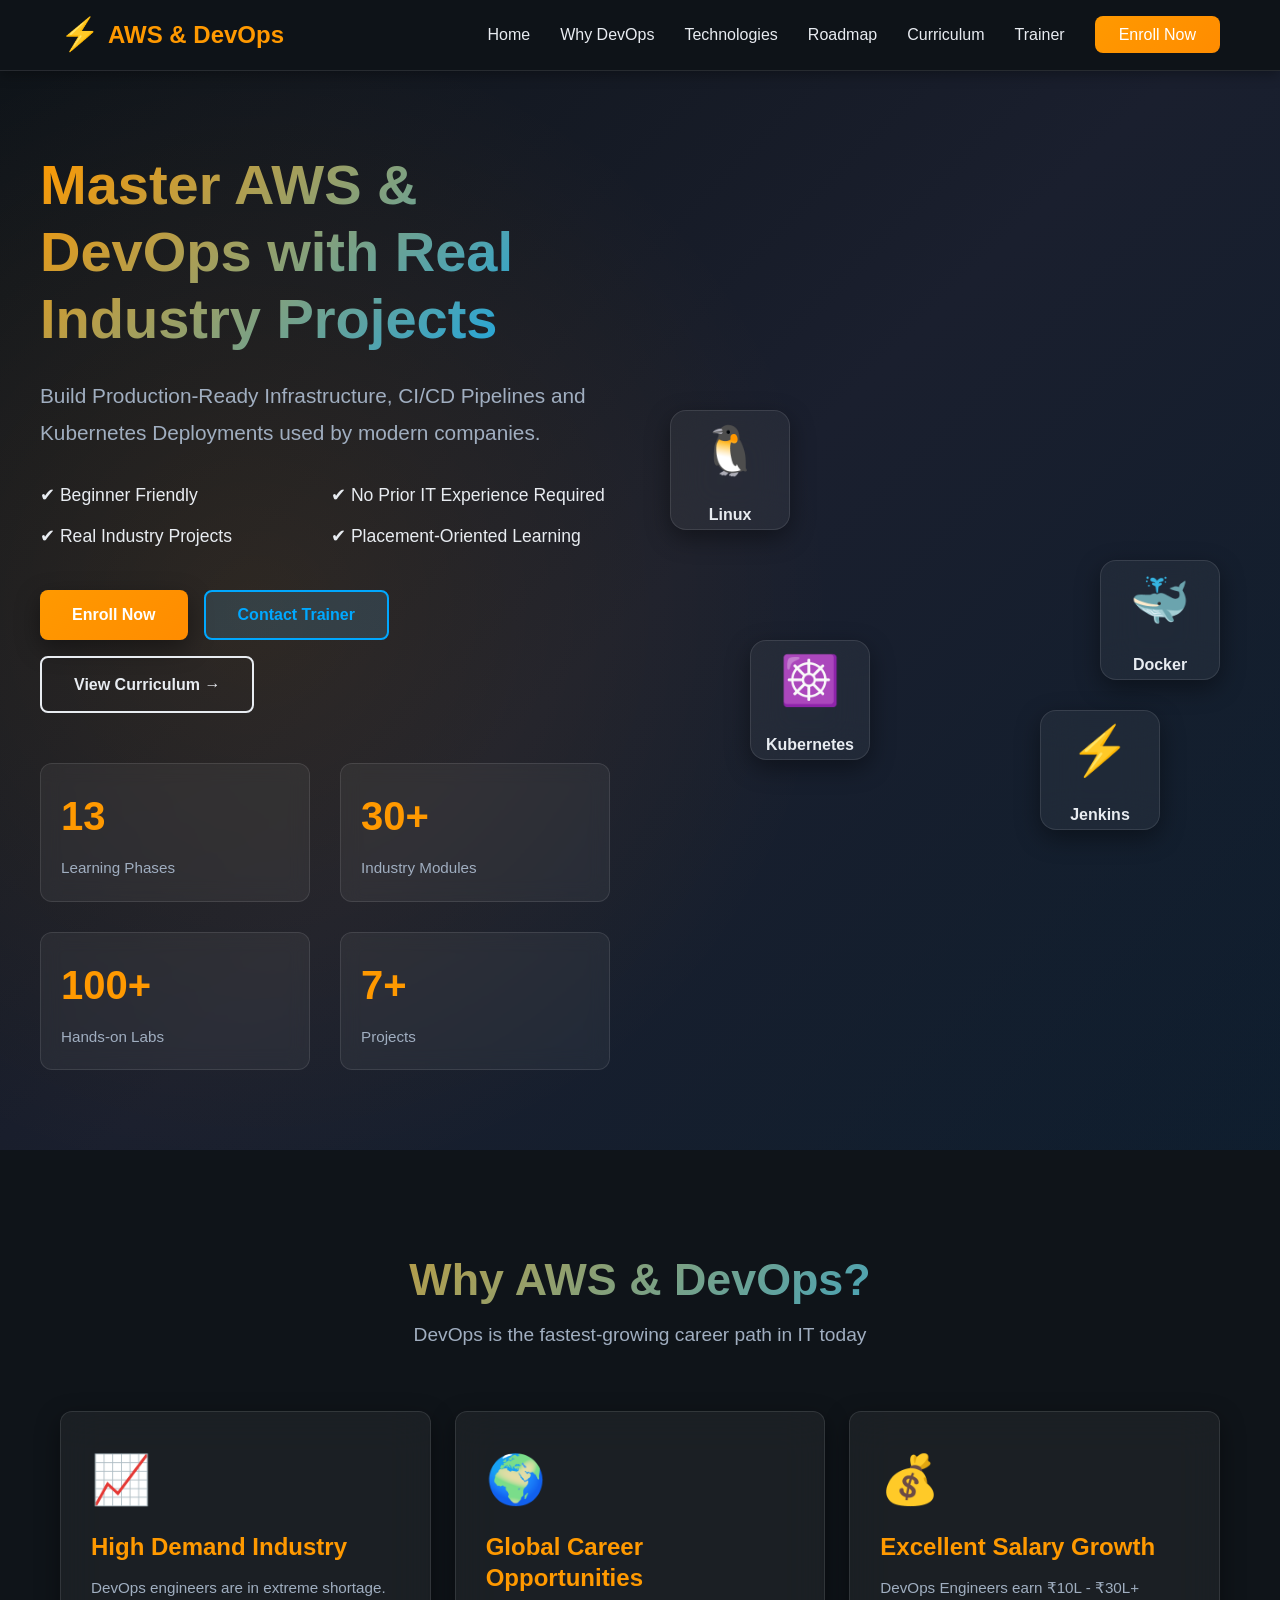
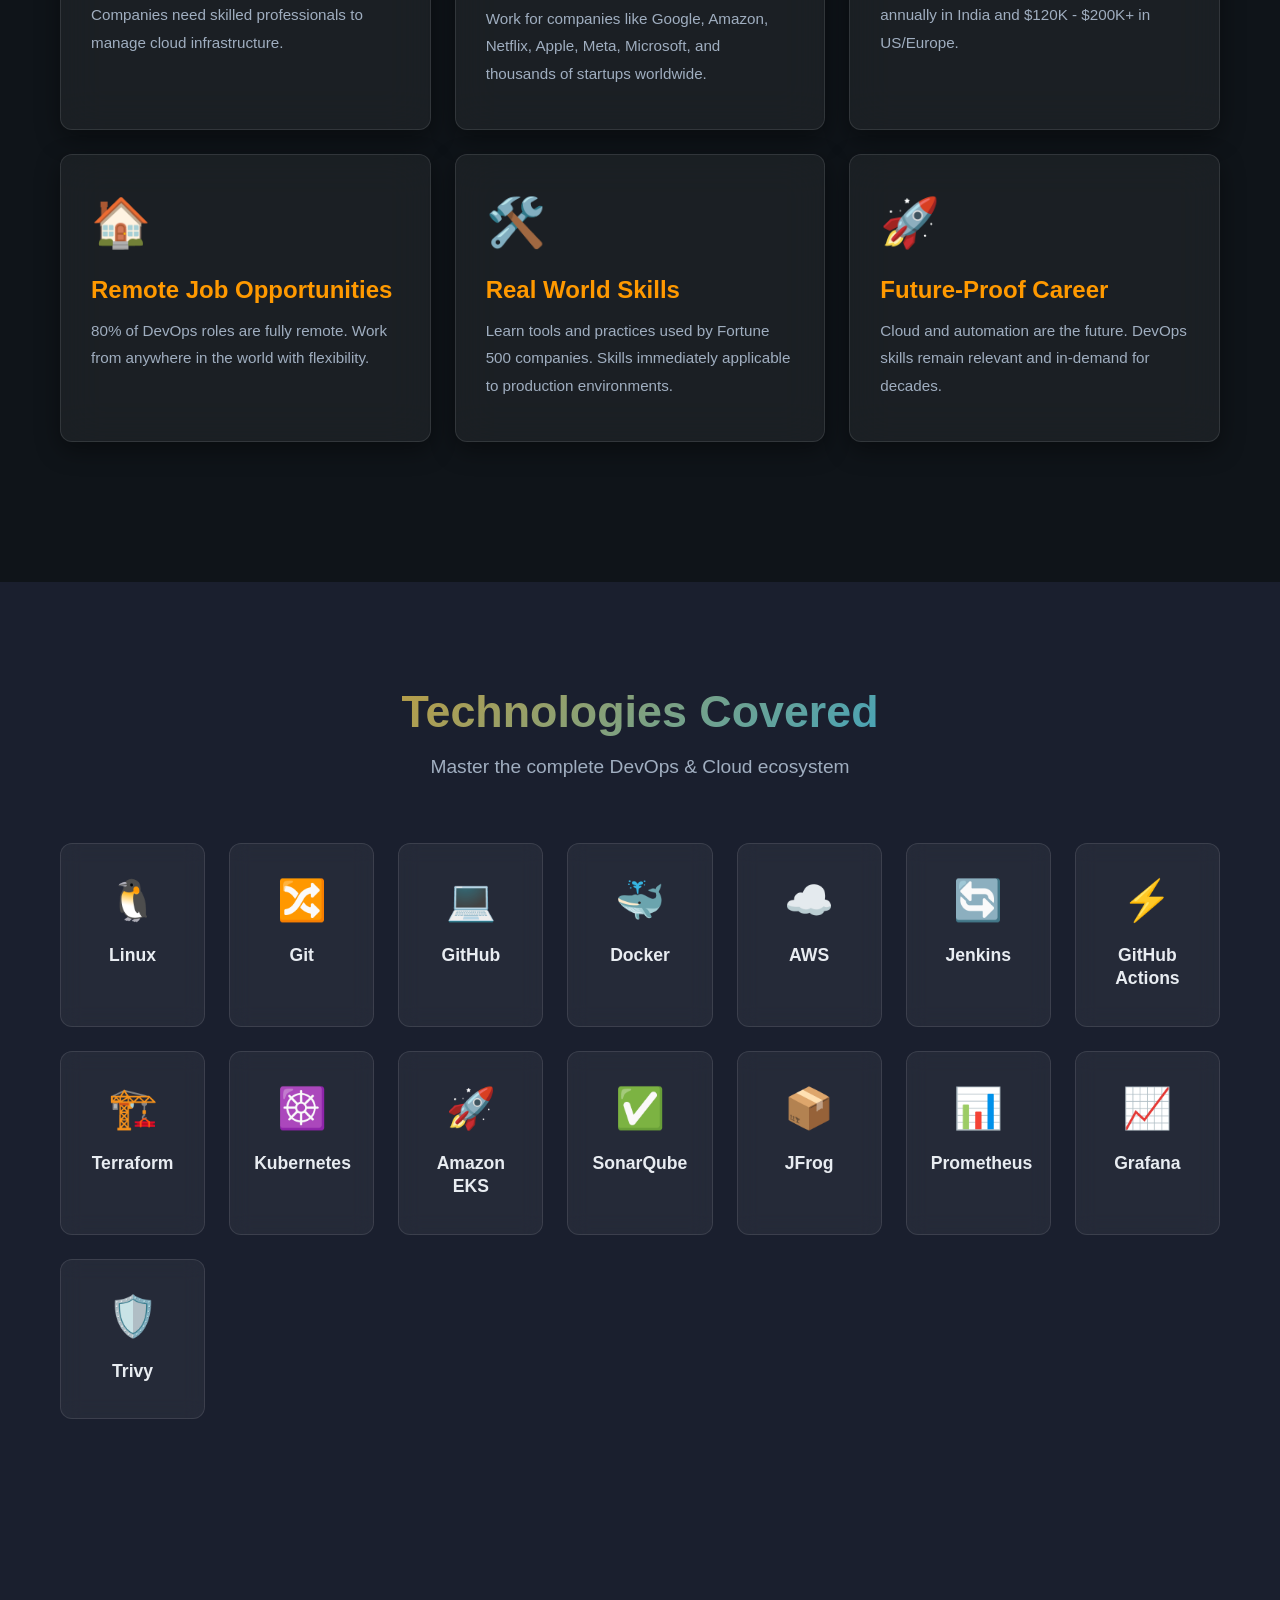
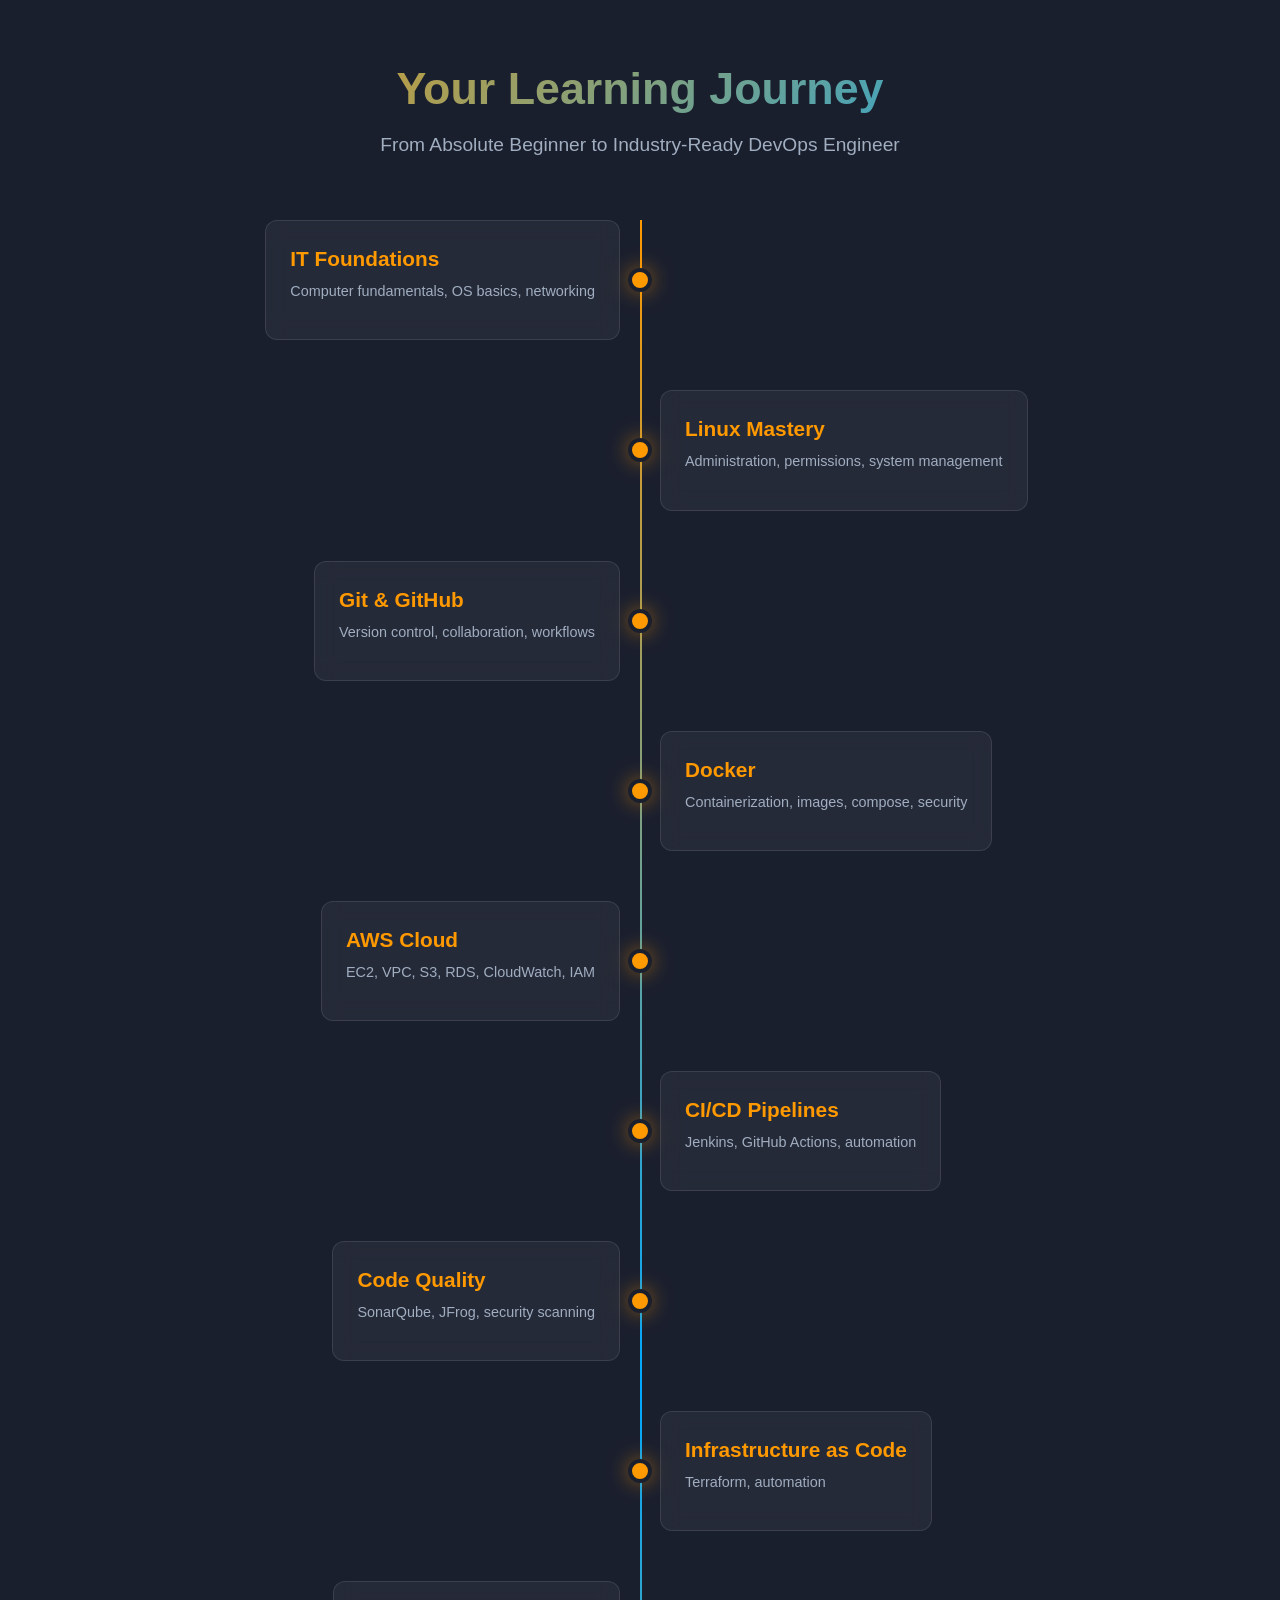
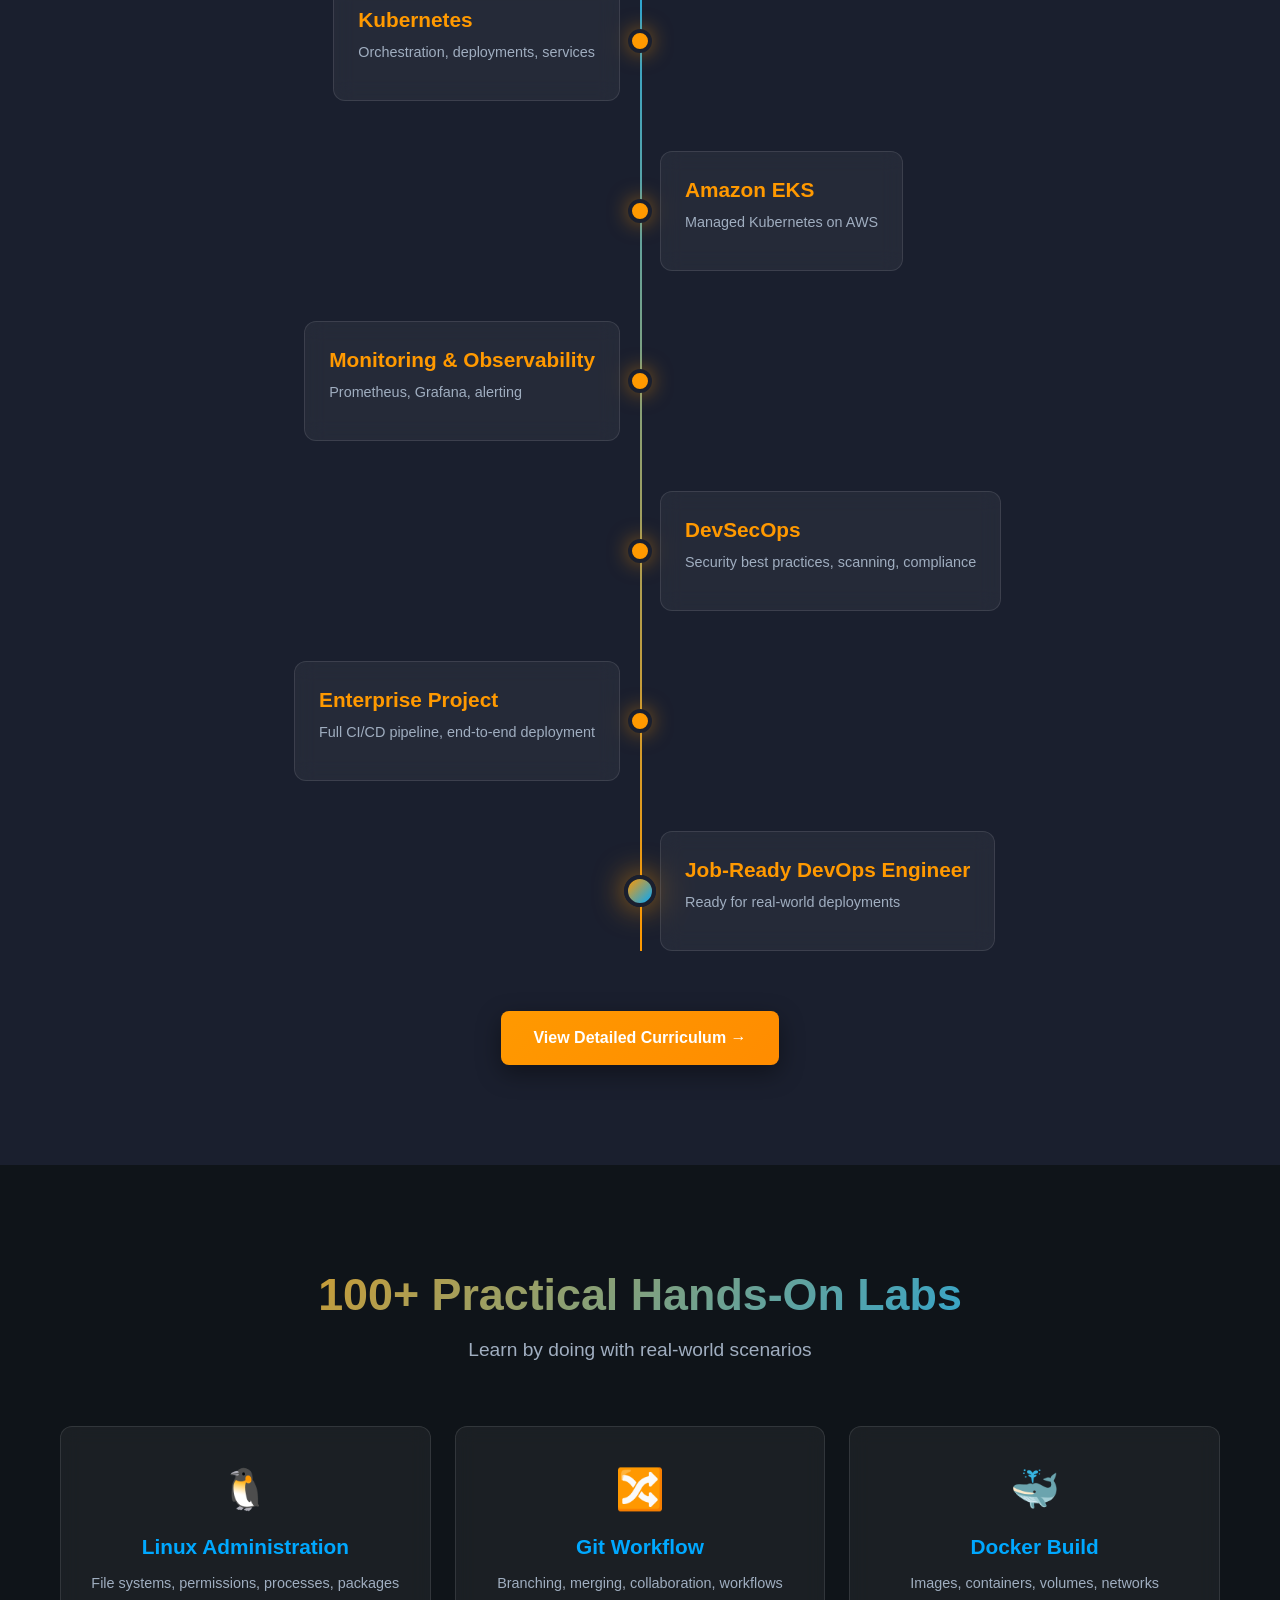
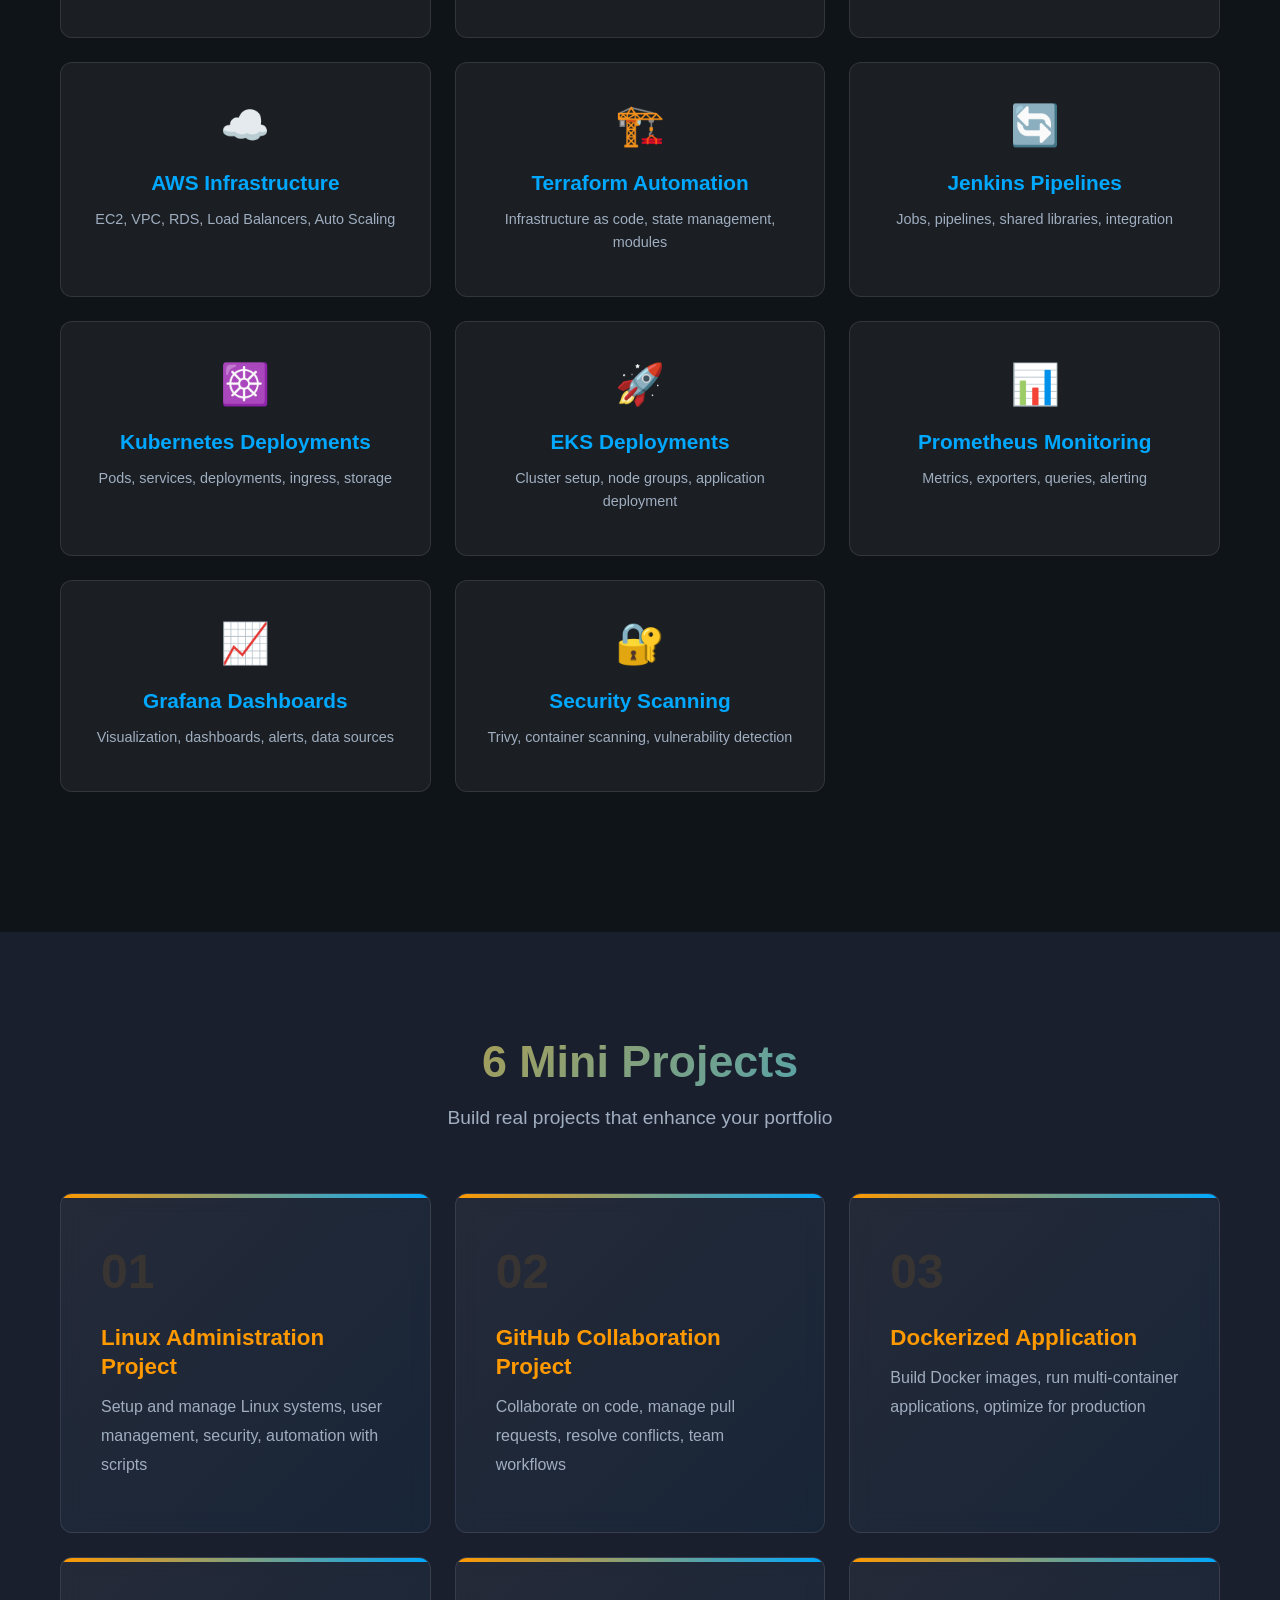
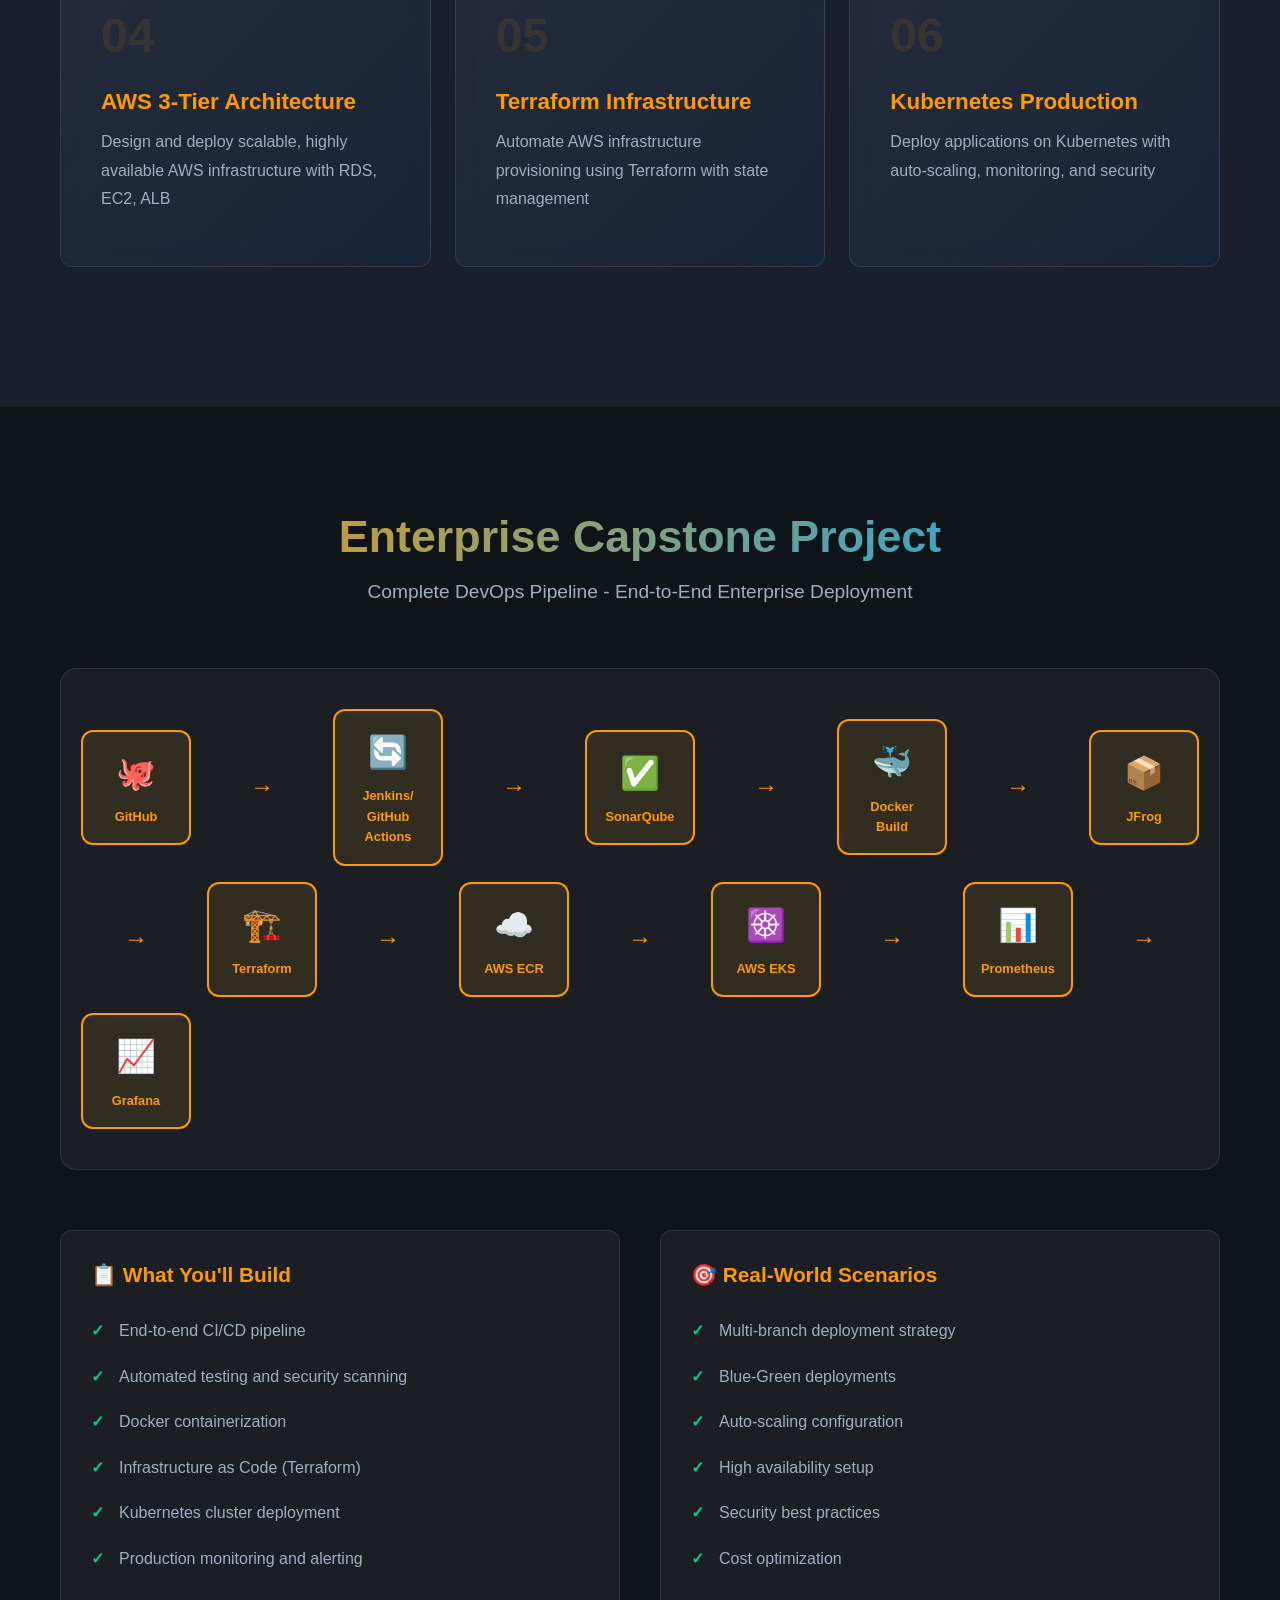
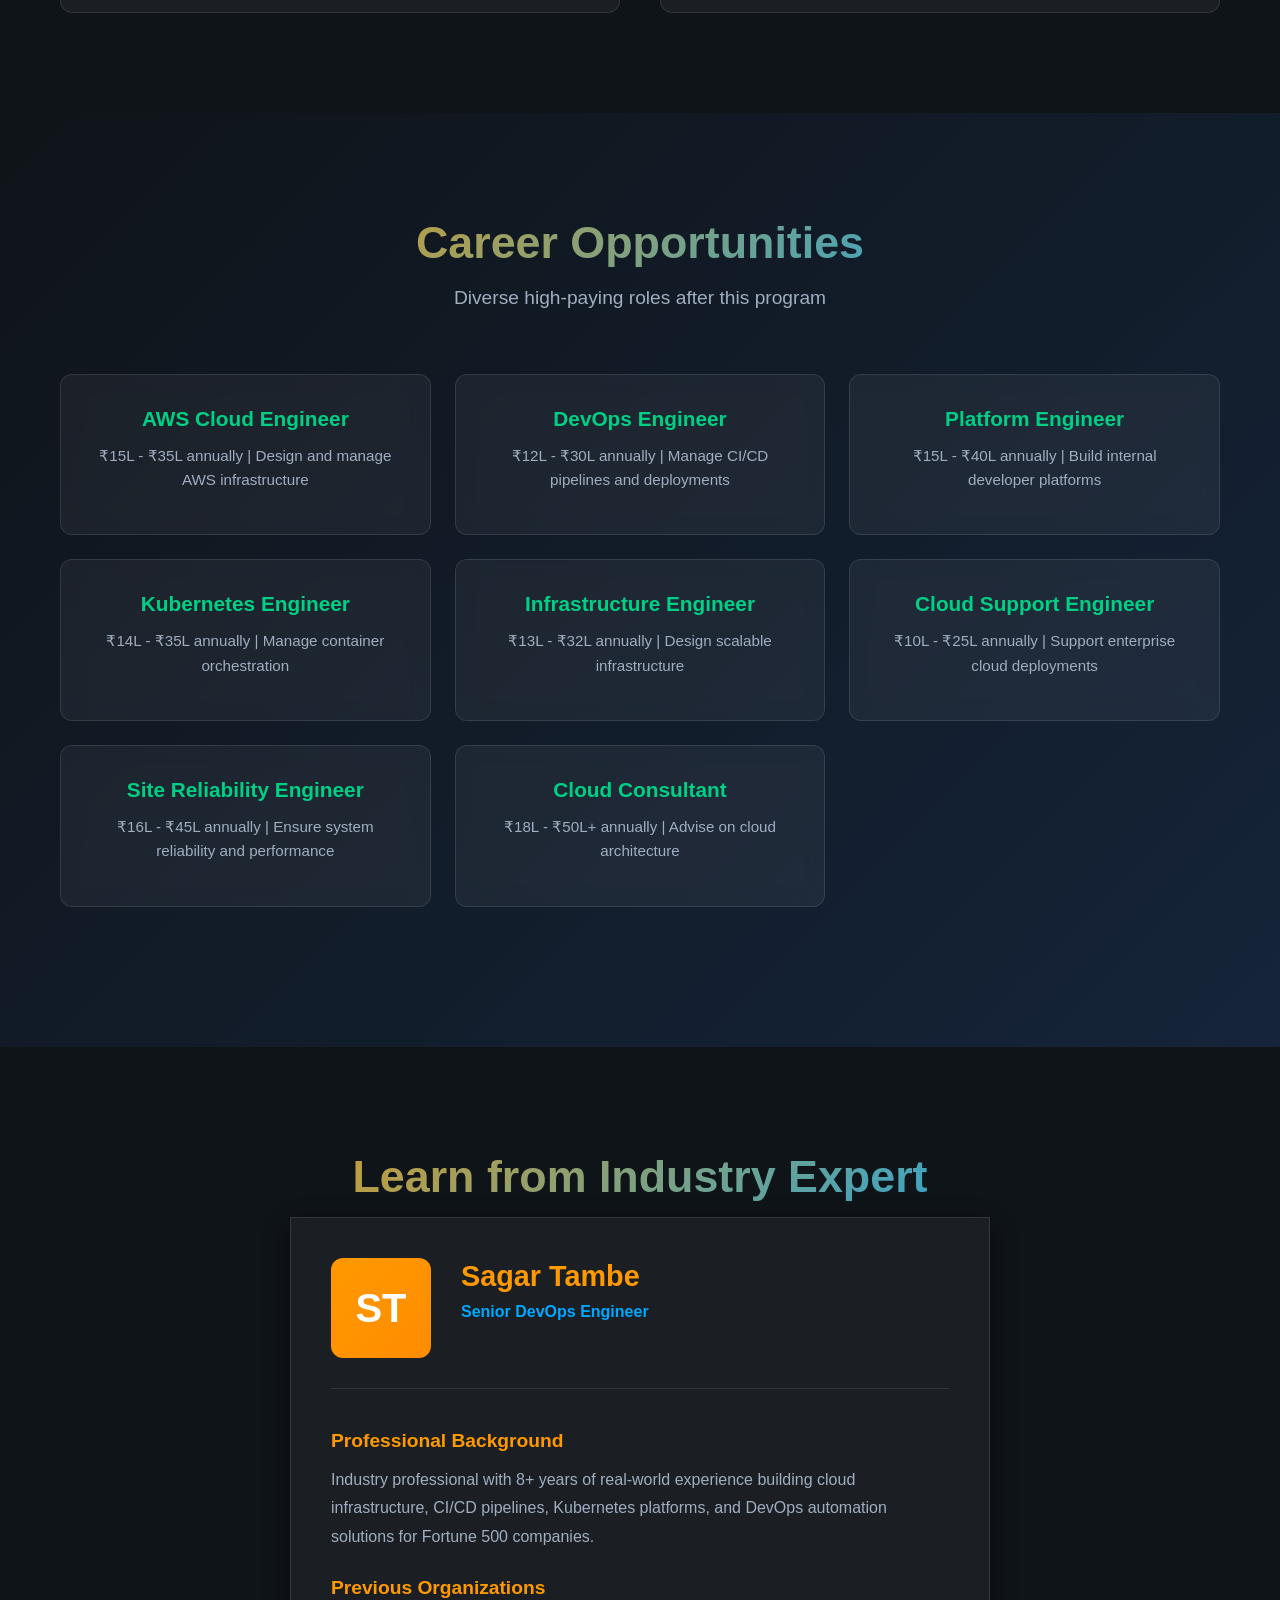
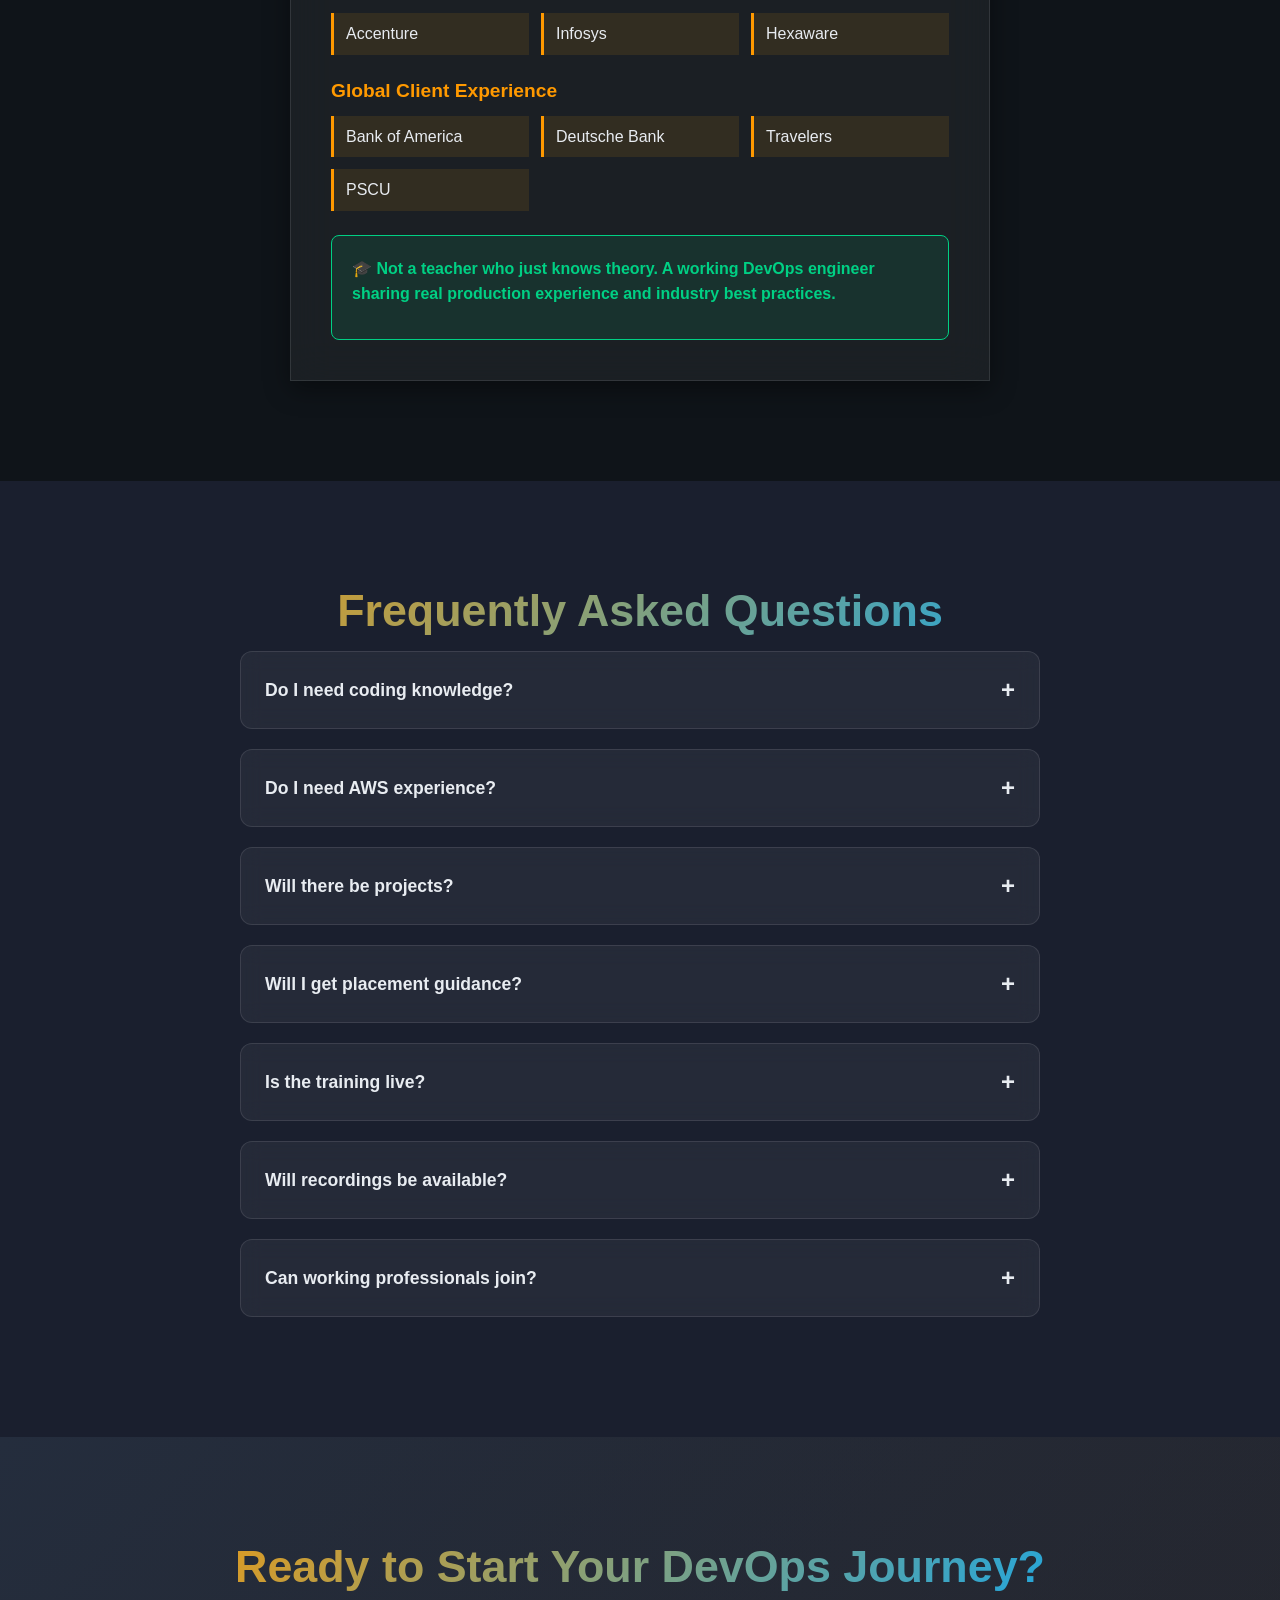
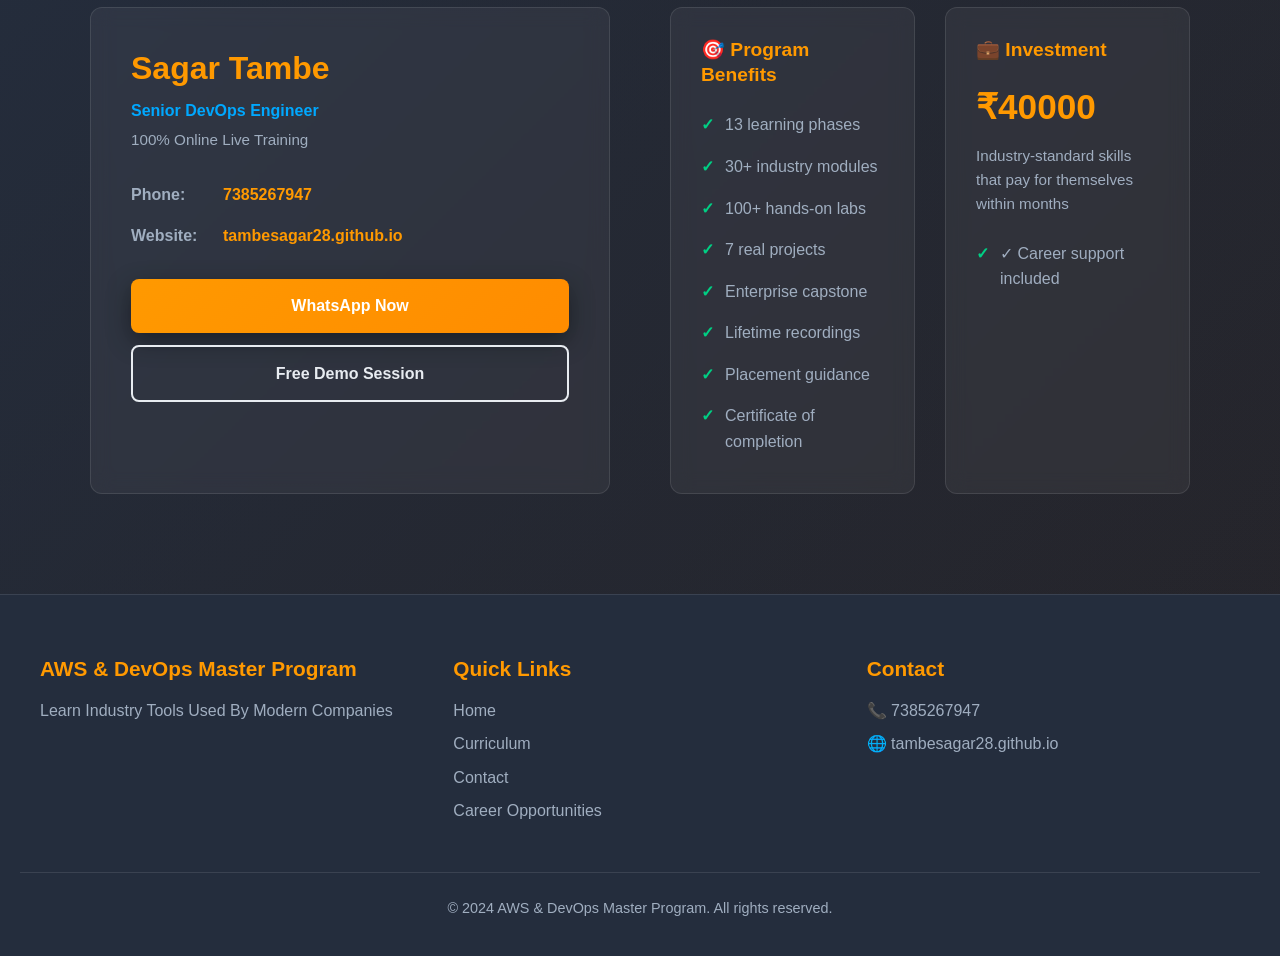
<file: index.html>
<!DOCTYPE html>
<html lang="en">
<head>
    <meta charset="UTF-8">
    <meta name="viewport" content="width=device-width, initial-scale=1.0">
    <title>AWS & DevOps Master Program - Industry Ready Training</title>
    <meta name="description" content="Master AWS & DevOps with real industry projects. 100+ hands-on labs, enterprise capstone project, placement guidance. Online live training.">
    <link rel="stylesheet" href="style.css">
</head>
<body>
    <!-- Navigation -->
    <nav class="navbar">
        <div class="nav-container">
            <div class="nav-logo">
                <span class="logo-icon">⚡</span>
                AWS & DevOps
            </div>
            <button class="mobile-menu-btn" id="mobileMenuBtn">☰</button>
            <ul class="nav-menu" id="navMenu">
                <li><a href="#hero" class="nav-link">Home</a></li>
                <li><a href="#why" class="nav-link">Why DevOps</a></li>
                <li><a href="#tech" class="nav-link">Technologies</a></li>
                <li><a href="#roadmap" class="nav-link">Roadmap</a></li>
                <li><a href="curriculum.html" class="nav-link">Curriculum</a></li>
                <li><a href="#trainer" class="nav-link">Trainer</a></li>
                <li><a href="#contact" class="nav-link btn-cta">Enroll Now</a></li>
            </ul>
        </div>
    </nav>

    <!-- Hero Section -->
    <section id="hero" class="hero">
        <div class="hero-content">
            <div class="hero-text">
                <h1 class="hero-title">Master AWS & DevOps with Real Industry Projects</h1>
                <p class="hero-subtitle">Build Production-Ready Infrastructure, CI/CD Pipelines and Kubernetes Deployments used by modern companies.</p>
                
                <div class="hero-highlights">
                    <span>✔ Beginner Friendly</span>
                    <span>✔ No Prior IT Experience Required</span>
                    <span>✔ Real Industry Projects</span>
                    <span>✔ Placement-Oriented Learning</span>
                </div>

                <div class="hero-buttons">
                    <button class="btn btn-primary" onclick="scrollToSection('#contact')">Enroll Now</button>
                    <button class="btn btn-secondary" onclick="scrollToSection('#contact')">Contact Trainer</button>
                    <a href="curriculum.html" class="btn btn-outline">View Curriculum →</a>
                </div>

                <div class="hero-stats">
                    <div class="stat-item">
                        <div class="stat-number" data-target="13">13</div>
                        <div class="stat-label">Learning Phases</div>
                    </div>
                    <div class="stat-item">
                        <div class="stat-number" data-target="30">30+</div>
                        <div class="stat-label">Industry Modules</div>
                    </div>
                    <div class="stat-item">
                        <div class="stat-number" data-target="100">100+</div>
                        <div class="stat-label">Hands-on Labs</div>
                    </div>
                    <div class="stat-item">
                        <div class="stat-number" data-target="7">7+</div>
                        <div class="stat-label">Projects</div>
                    </div>
                </div>
            </div>
            <div class="hero-visual">
                <div class="floating-card card-1">
                    <div class="card-icon">🐧</div>
                    <div class="card-text">Linux</div>
                </div>
                <div class="floating-card card-2">
                    <div class="card-icon">🐳</div>
                    <div class="card-text">Docker</div>
                </div>
                <div class="floating-card card-3">
                    <div class="card-icon">☸️</div>
                    <div class="card-text">Kubernetes</div>
                </div>
                <div class="floating-card card-4">
                    <div class="card-icon">⚡</div>
                    <div class="card-text">Jenkins</div>
                </div>
            </div>
        </div>
    </section>

    <!-- Why AWS & DevOps Section -->
    <section id="why" class="why-section">
        <div class="container">
            <h2 class="section-title">Why AWS & DevOps?</h2>
            <p class="section-subtitle">DevOps is the fastest-growing career path in IT today</p>
            
            <div class="cards-grid">
                <div class="card glass-card">
                    <div class="card-icon-large">📈</div>
                    <h3>High Demand Industry</h3>
                    <p>DevOps engineers are in extreme shortage. Companies need skilled professionals to manage cloud infrastructure.</p>
                </div>
                <div class="card glass-card">
                    <div class="card-icon-large">🌍</div>
                    <h3>Global Career Opportunities</h3>
                    <p>Work for companies like Google, Amazon, Netflix, Apple, Meta, Microsoft, and thousands of startups worldwide.</p>
                </div>
                <div class="card glass-card">
                    <div class="card-icon-large">💰</div>
                    <h3>Excellent Salary Growth</h3>
                    <p>DevOps Engineers earn ₹10L - ₹30L+ annually in India and $120K - $200K+ in US/Europe.</p>
                </div>
                <div class="card glass-card">
                    <div class="card-icon-large">🏠</div>
                    <h3>Remote Job Opportunities</h3>
                    <p>80% of DevOps roles are fully remote. Work from anywhere in the world with flexibility.</p>
                </div>
                <div class="card glass-card">
                    <div class="card-icon-large">🛠️</div>
                    <h3>Real World Skills</h3>
                    <p>Learn tools and practices used by Fortune 500 companies. Skills immediately applicable to production environments.</p>
                </div>
                <div class="card glass-card">
                    <div class="card-icon-large">🚀</div>
                    <h3>Future-Proof Career</h3>
                    <p>Cloud and automation are the future. DevOps skills remain relevant and in-demand for decades.</p>
                </div>
            </div>
        </div>
    </section>

    <!-- Technologies Section -->
    <section id="tech" class="tech-section">
        <div class="container">
            <h2 class="section-title">Technologies Covered</h2>
            <p class="section-subtitle">Master the complete DevOps & Cloud ecosystem</p>
            
            <div class="tech-grid">
                <div class="tech-card">
                    <div class="tech-emoji">🐧</div>
                    <h4>Linux</h4>
                </div>
                <div class="tech-card">
                    <div class="tech-emoji">🔀</div>
                    <h4>Git</h4>
                </div>
                <div class="tech-card">
                    <div class="tech-emoji">💻</div>
                    <h4>GitHub</h4>
                </div>
                <div class="tech-card">
                    <div class="tech-emoji">🐳</div>
                    <h4>Docker</h4>
                </div>
                <div class="tech-card">
                    <div class="tech-emoji">☁️</div>
                    <h4>AWS</h4>
                </div>
                <div class="tech-card">
                    <div class="tech-emoji">🔄</div>
                    <h4>Jenkins</h4>
                </div>
                <div class="tech-card">
                    <div class="tech-emoji">⚡</div>
                    <h4>GitHub Actions</h4>
                </div>
                <div class="tech-card">
                    <div class="tech-emoji">🏗️</div>
                    <h4>Terraform</h4>
                </div>
                <div class="tech-card">
                    <div class="tech-emoji">☸️</div>
                    <h4>Kubernetes</h4>
                </div>
                <div class="tech-card">
                    <div class="tech-emoji">🚀</div>
                    <h4>Amazon EKS</h4>
                </div>
                <div class="tech-card">
                    <div class="tech-emoji">✅</div>
                    <h4>SonarQube</h4>
                </div>
                <div class="tech-card">
                    <div class="tech-emoji">📦</div>
                    <h4>JFrog</h4>
                </div>
                <div class="tech-card">
                    <div class="tech-emoji">📊</div>
                    <h4>Prometheus</h4>
                </div>
                <div class="tech-card">
                    <div class="tech-emoji">📈</div>
                    <h4>Grafana</h4>
                </div>
                <div class="tech-card">
                    <div class="tech-emoji">🛡️</div>
                    <h4>Trivy</h4>
                </div>
            </div>
        </div>
    </section>

    <!-- Learning Roadmap Section -->
    <section id="roadmap" class="roadmap-section">
        <div class="container">
            <h2 class="section-title">Your Learning Journey</h2>
            <p class="section-subtitle">From Absolute Beginner to Industry-Ready DevOps Engineer</p>
            
            <div class="roadmap-timeline">
                <div class="timeline-item">
                    <div class="timeline-dot"></div>
                    <div class="timeline-content">
                        <h4>IT Foundations</h4>
                        <p>Computer fundamentals, OS basics, networking</p>
                    </div>
                </div>
                <div class="timeline-item">
                    <div class="timeline-dot"></div>
                    <div class="timeline-content">
                        <h4>Linux Mastery</h4>
                        <p>Administration, permissions, system management</p>
                    </div>
                </div>
                <div class="timeline-item">
                    <div class="timeline-dot"></div>
                    <div class="timeline-content">
                        <h4>Git & GitHub</h4>
                        <p>Version control, collaboration, workflows</p>
                    </div>
                </div>
                <div class="timeline-item">
                    <div class="timeline-dot"></div>
                    <div class="timeline-content">
                        <h4>Docker</h4>
                        <p>Containerization, images, compose, security</p>
                    </div>
                </div>
                <div class="timeline-item">
                    <div class="timeline-dot"></div>
                    <div class="timeline-content">
                        <h4>AWS Cloud</h4>
                        <p>EC2, VPC, S3, RDS, CloudWatch, IAM</p>
                    </div>
                </div>
                <div class="timeline-item">
                    <div class="timeline-dot"></div>
                    <div class="timeline-content">
                        <h4>CI/CD Pipelines</h4>
                        <p>Jenkins, GitHub Actions, automation</p>
                    </div>
                </div>
                <div class="timeline-item">
                    <div class="timeline-dot"></div>
                    <div class="timeline-content">
                        <h4>Code Quality</h4>
                        <p>SonarQube, JFrog, security scanning</p>
                    </div>
                </div>
                <div class="timeline-item">
                    <div class="timeline-dot"></div>
                    <div class="timeline-content">
                        <h4>Infrastructure as Code</h4>
                        <p>Terraform, automation</p>
                    </div>
                </div>
                <div class="timeline-item">
                    <div class="timeline-dot"></div>
                    <div class="timeline-content">
                        <h4>Kubernetes</h4>
                        <p>Orchestration, deployments, services</p>
                    </div>
                </div>
                <div class="timeline-item">
                    <div class="timeline-dot"></div>
                    <div class="timeline-content">
                        <h4>Amazon EKS</h4>
                        <p>Managed Kubernetes on AWS</p>
                    </div>
                </div>
                <div class="timeline-item">
                    <div class="timeline-dot"></div>
                    <div class="timeline-content">
                        <h4>Monitoring & Observability</h4>
                        <p>Prometheus, Grafana, alerting</p>
                    </div>
                </div>
                <div class="timeline-item">
                    <div class="timeline-dot"></div>
                    <div class="timeline-content">
                        <h4>DevSecOps</h4>
                        <p>Security best practices, scanning, compliance</p>
                    </div>
                </div>
                <div class="timeline-item">
                    <div class="timeline-dot"></div>
                    <div class="timeline-content">
                        <h4>Enterprise Project</h4>
                        <p>Full CI/CD pipeline, end-to-end deployment</p>
                    </div>
                </div>
                <div class="timeline-item">
                    <div class="timeline-dot final"></div>
                    <div class="timeline-content">
                        <h4>Job-Ready DevOps Engineer</h4>
                        <p>Ready for real-world deployments</p>
                    </div>
                </div>
            </div>

            <div class="roadmap-button">
                <a href="curriculum.html" class="btn btn-primary">View Detailed Curriculum →</a>
            </div>
        </div>
    </section>

    <!-- Hands-on Labs Section -->
    <section class="labs-section">
        <div class="container">
            <h2 class="section-title">100+ Practical Hands-On Labs</h2>
            <p class="section-subtitle">Learn by doing with real-world scenarios</p>
            
            <div class="labs-grid">
                <div class="lab-card">
                    <div class="lab-icon">🐧</div>
                    <h4>Linux Administration</h4>
                    <p>File systems, permissions, processes, packages</p>
                </div>
                <div class="lab-card">
                    <div class="lab-icon">🔀</div>
                    <h4>Git Workflow</h4>
                    <p>Branching, merging, collaboration, workflows</p>
                </div>
                <div class="lab-card">
                    <div class="lab-icon">🐳</div>
                    <h4>Docker Build</h4>
                    <p>Images, containers, volumes, networks</p>
                </div>
                <div class="lab-card">
                    <div class="lab-icon">☁️</div>
                    <h4>AWS Infrastructure</h4>
                    <p>EC2, VPC, RDS, Load Balancers, Auto Scaling</p>
                </div>
                <div class="lab-card">
                    <div class="lab-icon">🏗️</div>
                    <h4>Terraform Automation</h4>
                    <p>Infrastructure as code, state management, modules</p>
                </div>
                <div class="lab-card">
                    <div class="lab-icon">🔄</div>
                    <h4>Jenkins Pipelines</h4>
                    <p>Jobs, pipelines, shared libraries, integration</p>
                </div>
                <div class="lab-card">
                    <div class="lab-icon">☸️</div>
                    <h4>Kubernetes Deployments</h4>
                    <p>Pods, services, deployments, ingress, storage</p>
                </div>
                <div class="lab-card">
                    <div class="lab-icon">🚀</div>
                    <h4>EKS Deployments</h4>
                    <p>Cluster setup, node groups, application deployment</p>
                </div>
                <div class="lab-card">
                    <div class="lab-icon">📊</div>
                    <h4>Prometheus Monitoring</h4>
                    <p>Metrics, exporters, queries, alerting</p>
                </div>
                <div class="lab-card">
                    <div class="lab-icon">📈</div>
                    <h4>Grafana Dashboards</h4>
                    <p>Visualization, dashboards, alerts, data sources</p>
                </div>
                <div class="lab-card">
                    <div class="lab-icon">🔐</div>
                    <h4>Security Scanning</h4>
                    <p>Trivy, container scanning, vulnerability detection</p>
                </div>
            </div>
        </div>
    </section>

    <!-- Mini Projects Section -->
    <section class="projects-section">
        <div class="container">
            <h2 class="section-title">6 Mini Projects</h2>
            <p class="section-subtitle">Build real projects that enhance your portfolio</p>
            
            <div class="projects-grid">
                <div class="project-card">
                    <div class="project-number">01</div>
                    <h3>Linux Administration Project</h3>
                    <p>Setup and manage Linux systems, user management, security, automation with scripts</p>
                </div>
                <div class="project-card">
                    <div class="project-number">02</div>
                    <h3>GitHub Collaboration Project</h3>
                    <p>Collaborate on code, manage pull requests, resolve conflicts, team workflows</p>
                </div>
                <div class="project-card">
                    <div class="project-number">03</div>
                    <h3>Dockerized Application</h3>
                    <p>Build Docker images, run multi-container applications, optimize for production</p>
                </div>
                <div class="project-card">
                    <div class="project-number">04</div>
                    <h3>AWS 3-Tier Architecture</h3>
                    <p>Design and deploy scalable, highly available AWS infrastructure with RDS, EC2, ALB</p>
                </div>
                <div class="project-card">
                    <div class="project-number">05</div>
                    <h3>Terraform Infrastructure</h3>
                    <p>Automate AWS infrastructure provisioning using Terraform with state management</p>
                </div>
                <div class="project-card">
                    <div class="project-number">06</div>
                    <h3>Kubernetes Production</h3>
                    <p>Deploy applications on Kubernetes with auto-scaling, monitoring, and security</p>
                </div>
            </div>
        </div>
    </section>

    <!-- Enterprise Capstone Section -->
    <section class="capstone-section">
        <div class="container">
            <h2 class="section-title">Enterprise Capstone Project</h2>
            <p class="section-subtitle">Complete DevOps Pipeline - End-to-End Enterprise Deployment</p>
            
            <div class="pipeline-diagram">
                <div class="pipeline-node">
                    <div class="node-icon">🐙</div>
                    <div class="node-label">GitHub</div>
                </div>
                <div class="pipeline-arrow">→</div>
                <div class="pipeline-node">
                    <div class="node-icon">🔄</div>
                    <div class="node-label">Jenkins/<br>GitHub Actions</div>
                </div>
                <div class="pipeline-arrow">→</div>
                <div class="pipeline-node">
                    <div class="node-icon">✅</div>
                    <div class="node-label">SonarQube</div>
                </div>
                <div class="pipeline-arrow">→</div>
                <div class="pipeline-node">
                    <div class="node-icon">🐳</div>
                    <div class="node-label">Docker Build</div>
                </div>
                <div class="pipeline-arrow">→</div>
                <div class="pipeline-node">
                    <div class="node-icon">📦</div>
                    <div class="node-label">JFrog</div>
                </div>
                <div class="pipeline-arrow">→</div>
                <div class="pipeline-node">
                    <div class="node-icon">🏗️</div>
                    <div class="node-label">Terraform</div>
                </div>
                <div class="pipeline-arrow">→</div>
                <div class="pipeline-node">
                    <div class="node-icon">☁️</div>
                    <div class="node-label">AWS ECR</div>
                </div>
                <div class="pipeline-arrow">→</div>
                <div class="pipeline-node">
                    <div class="node-icon">☸️</div>
                    <div class="node-label">AWS EKS</div>
                </div>
                <div class="pipeline-arrow">→</div>
                <div class="pipeline-node">
                    <div class="node-icon">📊</div>
                    <div class="node-label">Prometheus</div>
                </div>
                <div class="pipeline-arrow">→</div>
                <div class="pipeline-node">
                    <div class="node-icon">📈</div>
                    <div class="node-label">Grafana</div>
                </div>
            </div>

            <div class="capstone-details">
                <div class="detail-box">
                    <h4>📋 What You'll Build</h4>
                    <ul>
                        <li>End-to-end CI/CD pipeline</li>
                        <li>Automated testing and security scanning</li>
                        <li>Docker containerization</li>
                        <li>Infrastructure as Code (Terraform)</li>
                        <li>Kubernetes cluster deployment</li>
                        <li>Production monitoring and alerting</li>
                    </ul>
                </div>
                <div class="detail-box">
                    <h4>🎯 Real-World Scenarios</h4>
                    <ul>
                        <li>Multi-branch deployment strategy</li>
                        <li>Blue-Green deployments</li>
                        <li>Auto-scaling configuration</li>
                        <li>High availability setup</li>
                        <li>Security best practices</li>
                        <li>Cost optimization</li>
                    </ul>
                </div>
            </div>
        </div>
    </section>

    <!-- Career Opportunities Section -->
    <section class="career-section">
        <div class="container">
            <h2 class="section-title">Career Opportunities</h2>
            <p class="section-subtitle">Diverse high-paying roles after this program</p>
            
            <div class="career-grid">
                <div class="career-card">
                    <h3>AWS Cloud Engineer</h3>
                    <p>₹15L - ₹35L annually | Design and manage AWS infrastructure</p>
                </div>
                <div class="career-card">
                    <h3>DevOps Engineer</h3>
                    <p>₹12L - ₹30L annually | Manage CI/CD pipelines and deployments</p>
                </div>
                <div class="career-card">
                    <h3>Platform Engineer</h3>
                    <p>₹15L - ₹40L annually | Build internal developer platforms</p>
                </div>
                <div class="career-card">
                    <h3>Kubernetes Engineer</h3>
                    <p>₹14L - ₹35L annually | Manage container orchestration</p>
                </div>
                <div class="career-card">
                    <h3>Infrastructure Engineer</h3>
                    <p>₹13L - ₹32L annually | Design scalable infrastructure</p>
                </div>
                <div class="career-card">
                    <h3>Cloud Support Engineer</h3>
                    <p>₹10L - ₹25L annually | Support enterprise cloud deployments</p>
                </div>
                <div class="career-card">
                    <h3>Site Reliability Engineer</h3>
                    <p>₹16L - ₹45L annually | Ensure system reliability and performance</p>
                </div>
                <div class="career-card">
                    <h3>Cloud Consultant</h3>
                    <p>₹18L - ₹50L+ annually | Advise on cloud architecture</p>
                </div>
            </div>
        </div>
    </section>

    <!-- Trainer Section -->
    <section id="trainer" class="trainer-section">
        <div class="container">
            <h2 class="section-title">Learn from Industry Expert</h2>
            
            <div class="trainer-card glass-card">
                <div class="trainer-header">
                    <div class="trainer-avatar">ST</div>
                    <div class="trainer-info">
                        <h3>Sagar Tambe</h3>
                        <p class="trainer-title">Senior DevOps Engineer</p>
                    </div>
                </div>

                <div class="trainer-experience">
                    <h4>Professional Background</h4>
                    <p>Industry professional with 8+ years of real-world experience building cloud infrastructure, CI/CD pipelines, Kubernetes platforms, and DevOps automation solutions for Fortune 500 companies.</p>
                    
                    <h4>Previous Organizations</h4>
                    <ul class="org-list">
                        <li>Accenture</li>
                        <li>Infosys</li>
                        <li>Hexaware</li>
                    </ul>

                    <h4>Global Client Experience</h4>
                    <ul class="client-list">
                        <li>Bank of America</li>
                        <li>Deutsche Bank</li>
                        <li>Travelers</li>
                        <li>PSCU</li>
                    </ul>
                </div>

                <div class="trainer-highlight">
                    <p>🎓 Not a teacher who just knows theory. A working DevOps engineer sharing real production experience and industry best practices.</p>
                </div>
            </div>
        </div>
    </section>

    <!-- FAQ Section -->
    <section class="faq-section">
        <div class="container">
            <h2 class="section-title">Frequently Asked Questions</h2>
            
            <div class="faq-container">
                <div class="faq-item">
                    <button class="faq-question" onclick="toggleFAQ(this)">
                        Do I need coding knowledge?
                        <span class="faq-icon">+</span>
                    </button>
                    <div class="faq-answer">
                        <p>No! This program is designed for absolute beginners. While coding knowledge helps, it's not required. We teach everything from basics including shell scripting if needed.</p>
                    </div>
                </div>

                <div class="faq-item">
                    <button class="faq-question" onclick="toggleFAQ(this)">
                        Do I need AWS experience?
                        <span class="faq-icon">+</span>
                    </button>
                    <div class="faq-answer">
                        <p>Not at all! We start from absolute basics and teach AWS from ground up. You'll learn everything needed to become proficient with AWS services.</p>
                    </div>
                </div>

                <div class="faq-item">
                    <button class="faq-question" onclick="toggleFAQ(this)">
                        Will there be projects?
                        <span class="faq-icon">+</span>
                    </button>
                    <div class="faq-answer">
                        <p>Yes! You'll complete 6 mini projects and 1 comprehensive enterprise capstone project. These projects become part of your portfolio and help you land jobs.</p>
                    </div>
                </div>

                <div class="faq-item">
                    <button class="faq-question" onclick="toggleFAQ(this)">
                        Will I get placement guidance?
                        <span class="faq-icon">+</span>
                    </button>
                    <div class="faq-answer">
                        <p>Yes! We provide placement guidance, resume review, interview preparation, and direct introductions to companies hiring DevOps engineers.</p>
                    </div>
                </div>

                <div class="faq-item">
                    <button class="faq-question" onclick="toggleFAQ(this)">
                        Is the training live?
                        <span class="faq-icon">+</span>
                    </button>
                    <div class="faq-answer">
                        <p>Yes! 100% online live training. You can interact directly with the trainer, ask questions, and get real-time guidance on your projects.</p>
                    </div>
                </div>

                <div class="faq-item">
                    <button class="faq-question" onclick="toggleFAQ(this)">
                        Will recordings be available?
                        <span class="faq-icon">+</span>
                    </button>
                    <div class="faq-answer">
                        <p>Yes! All live sessions are recorded. If you miss a class, you can watch the recording anytime. Access to all recordings for lifetime reference.</p>
                    </div>
                </div>

                <div class="faq-item">
                    <button class="faq-question" onclick="toggleFAQ(this)">
                        Can working professionals join?
                        <span class="faq-icon">+</span>
                    </button>
                    <div class="faq-answer">
                        <p>Absolutely! Many working professionals join to upskill. Classes are scheduled at convenient times with flexible options and recorded sessions for flexible learning.</p>
                    </div>
                </div>
            </div>
        </div>
    </section>

    <!-- Contact Section -->
    <section id="contact" class="contact-section">
        <div class="container">
            <h2 class="section-title">Ready to Start Your DevOps Journey?</h2>
            
            <div class="contact-wrapper">
                <div class="contact-info">
                    <h3>Sagar Tambe</h3>
                    <p class="contact-title">Senior DevOps Engineer</p>
                    <p class="contact-training-mode">100% Online Live Training</p>
                    
                    <div class="contact-details">
                        <div class="contact-item">
                            <span class="contact-label">Phone:</span>
                            <a href="tel:7385267947" class="contact-value">7385267947</a>
                        </div>
                        <div class="contact-item">
                            <span class="contact-label">Website:</span>
                            <a href="https://tambesagar28.github.io/my-website" target="_blank" class="contact-value">tambesagar28.github.io</a>
                        </div>
                    </div>

                    <div class="contact-buttons">
                        <a href="https://wa.me/917385267947?text=Hi%20Sagar%2C%20I%20want%20to%20enroll%20in%20the%20AWS%20DevOps%20Master%20Program" target="_blank" class="btn btn-primary">WhatsApp Now</a>
                      <!-- <a href="https://wa.me/917385267947?text=Hi%20Sagar%2C%20I%20want%20to%20enroll%20in%20the%20AWS%20DevOps%20Master%20Program" target="_blank" class="btn btn-secondary">Enroll Now</a> -->
                        <a href="https://wa.me/917385267947?text=Hi%20Sagar%2C%20I%20want%20to%20book%20a%20free%20demo%20session" target="_blank" class="btn btn-outline">Free Demo Session</a>
                    </div>
                </div>

                <div class="contact-highlights">
                    <div class="highlight-box">
                        <h4>🎯 Program Benefits</h4>
                        <ul>
                            <li>13 learning phases</li>
                            <li>30+ industry modules</li>
                            <li>100+ hands-on labs</li>
                            <li>7 real projects</li>
                            <li>Enterprise capstone</li>
                            <li>Lifetime recordings</li>
                            <li>Placement guidance</li>
                            <li>Certificate of completion</li>
                        </ul>
                    </div>
                    <div class="highlight-box">
                        <h4>💼 Investment</h4>
                        <p class="investment-price">₹40000</p>
                        <p class="investment-subtitle">Industry-standard skills that pay for themselves within months</p>
                        <ul>
                            <li>✓ Career support included</li>
                        </ul>
                    </div>
                </div>
            </div>
        </div>
    </section>

    <!-- Footer -->
    <footer class="footer">
        <div class="footer-content">
            <div class="footer-section">
                <h4>AWS & DevOps Master Program</h4>
                <p>Learn Industry Tools Used By Modern Companies</p>
            </div>
            <div class="footer-section">
                <h4>Quick Links</h4>
                <ul>
                    <li><a href="#hero">Home</a></li>
                    <li><a href="curriculum.html">Curriculum</a></li>
                    <li><a href="#contact">Contact</a></li>
                    <li><a href="#career">Career Opportunities</a></li>
                </ul>
            </div>
            <div class="footer-section">
                <h4>Contact</h4>
                <p>📞 <a href="tel:7385267947">7385267947</a></p>
                <p>🌐 <a href="https://tambesagar28.github.io/my-website" target="_blank">tambesagar28.github.io</a></p>
            </div>
        </div>
        <div class="footer-bottom">
            <p>&copy; 2024 AWS & DevOps Master Program. All rights reserved.</p>
        </div>
    </footer>

    <script src="script.js"></script>
</body>
</html>
</file>
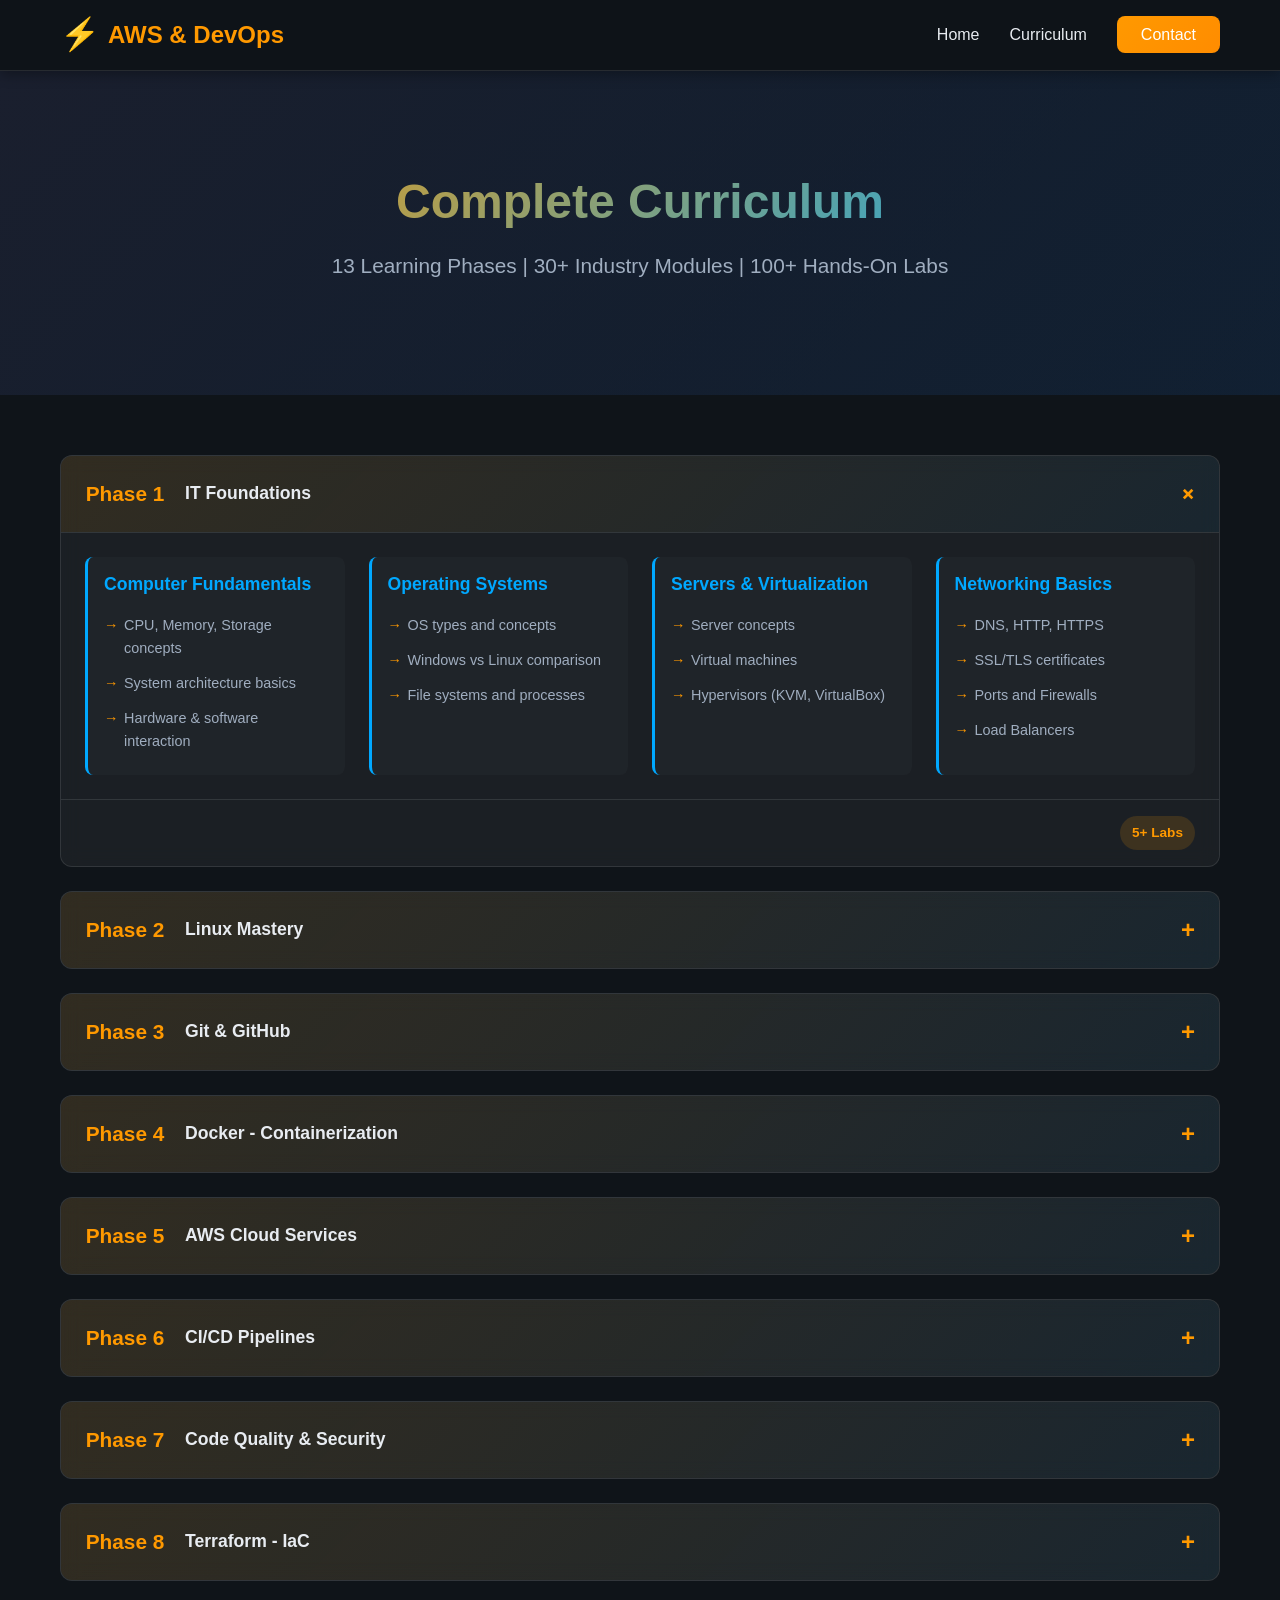
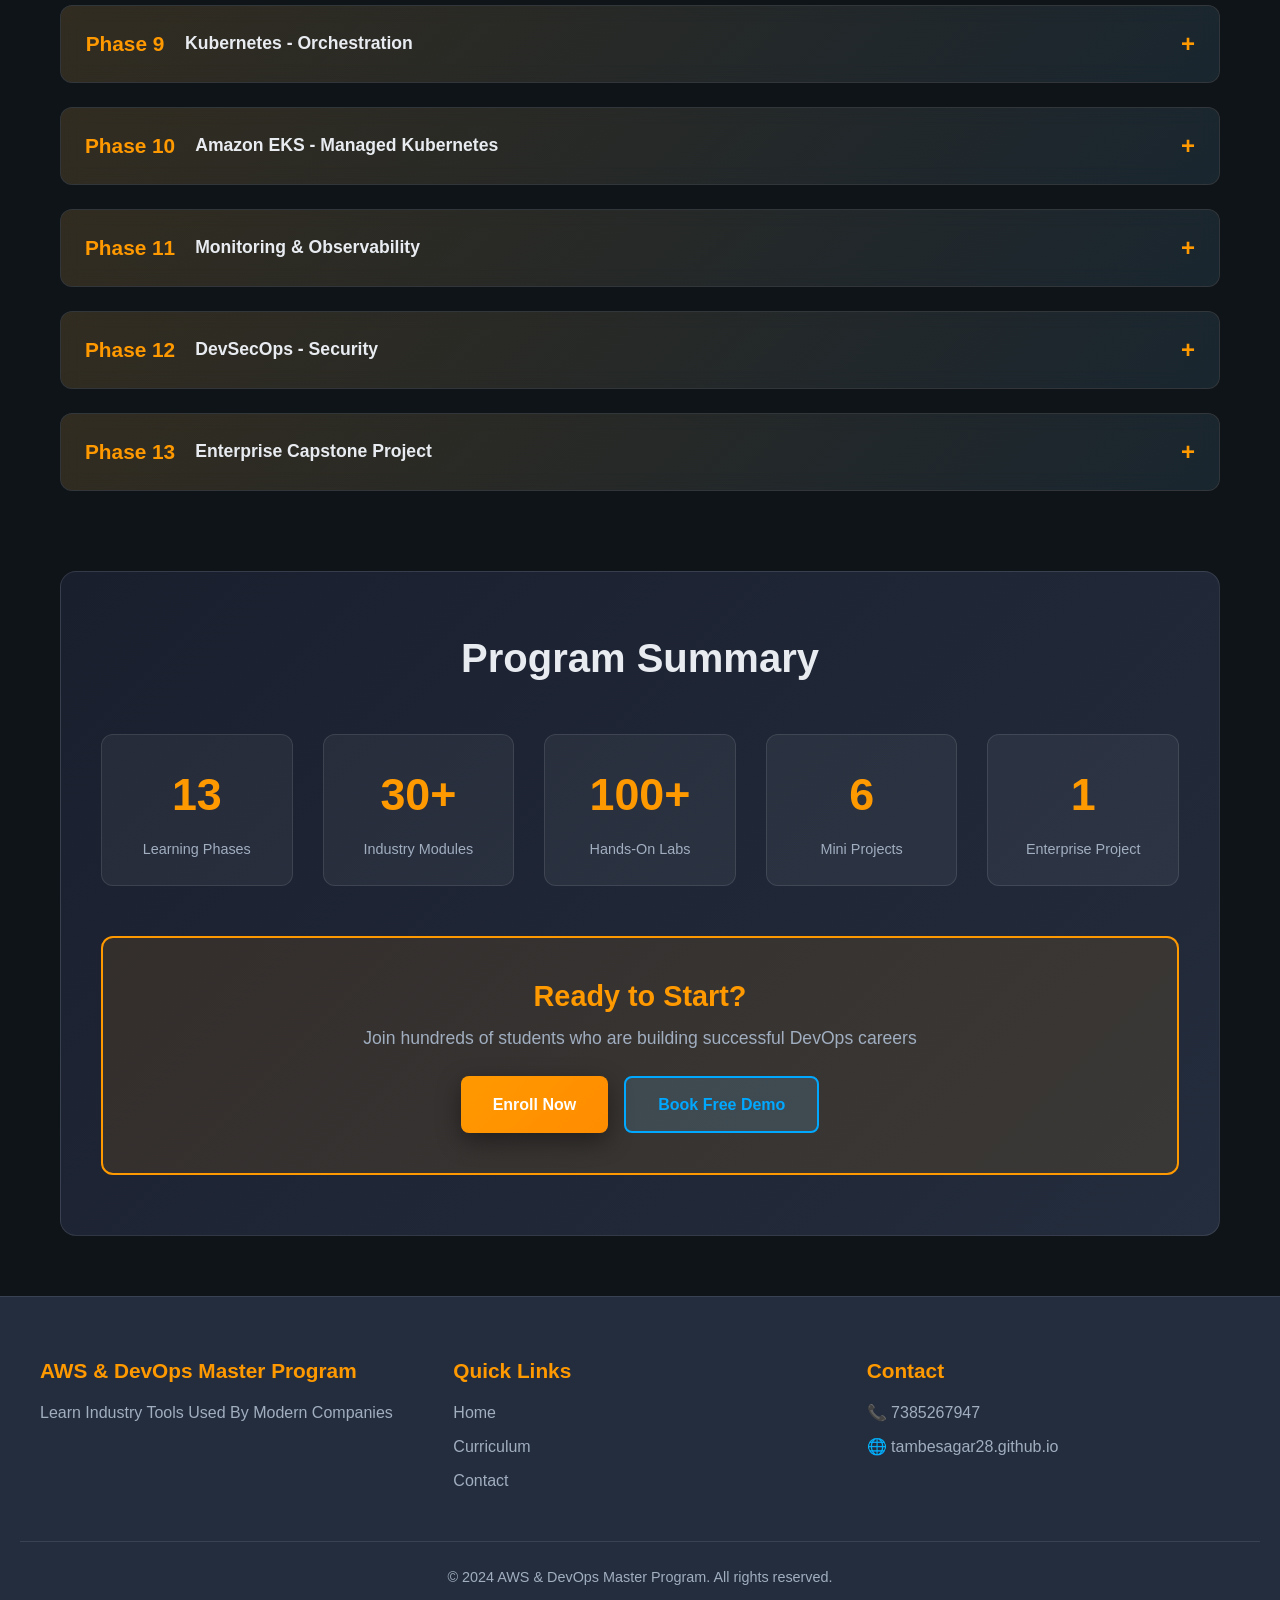
<file: curriculum.html>
<!DOCTYPE html>
<html lang="en">
<head>
    <meta charset="UTF-8">
    <meta name="viewport" content="width=device-width, initial-scale=1.0">
    <title>Curriculum - AWS & DevOps Master Program</title>
    <meta name="description" content="13 learning phases, 30+ modules, 100+ hands-on labs. Complete DevOps curriculum from basics to enterprise.">
    <link rel="stylesheet" href="style.css">
</head>
<body>
    <!-- Navigation -->
    <nav class="navbar">
        <div class="nav-container">
            <div class="nav-logo">
                <span class="logo-icon">⚡</span>
                AWS & DevOps
            </div>
            <button class="mobile-menu-btn" id="mobileMenuBtn">☰</button>
            <ul class="nav-menu" id="navMenu">
                <li><a href="index.html" class="nav-link">Home</a></li>
                <li><a href="curriculum.html" class="nav-link">Curriculum</a></li>
                <li><a href="index.html#contact" class="nav-link btn-cta">Contact</a></li>
            </ul>
        </div>
    </nav>

    <!-- Page Header -->
    <section class="page-header">
        <div class="container">
            <h1 class="page-title">Complete Curriculum</h1>
            <p class="page-subtitle">13 Learning Phases | 30+ Industry Modules | 100+ Hands-On Labs</p>
        </div>
    </section>

    <!-- Curriculum Content -->
    <section class="curriculum-section">
        <div class="container">
            <!-- Phase 1 -->
            <div class="curriculum-phase">
                <button class="phase-header" onclick="togglePhase(this)">
                    <span class="phase-number">Phase 1</span>
                    <span class="phase-title">IT Foundations</span>
                    <span class="phase-toggle">+</span>
                </button>
                <div class="phase-content">
                    <div class="content-grid">
                        <div class="module">
                            <h4>Computer Fundamentals</h4>
                            <ul>
                                <li>CPU, Memory, Storage concepts</li>
                                <li>System architecture basics</li>
                                <li>Hardware & software interaction</li>
                            </ul>
                        </div>
                        <div class="module">
                            <h4>Operating Systems</h4>
                            <ul>
                                <li>OS types and concepts</li>
                                <li>Windows vs Linux comparison</li>
                                <li>File systems and processes</li>
                            </ul>
                        </div>
                        <div class="module">
                            <h4>Servers & Virtualization</h4>
                            <ul>
                                <li>Server concepts</li>
                                <li>Virtual machines</li>
                                <li>Hypervisors (KVM, VirtualBox)</li>
                            </ul>
                        </div>
                        <div class="module">
                            <h4>Networking Basics</h4>
                            <ul>
                                <li>DNS, HTTP, HTTPS</li>
                                <li>SSL/TLS certificates</li>
                                <li>Ports and Firewalls</li>
                                <li>Load Balancers</li>
                            </ul>
                        </div>
                    </div>
                    <div class="labs-info">
                        <span class="lab-badge">5+ Labs</span>
                    </div>
                </div>
            </div>

            <!-- Phase 2 -->
            <div class="curriculum-phase">
                <button class="phase-header" onclick="togglePhase(this)">
                    <span class="phase-number">Phase 2</span>
                    <span class="phase-title">Linux Mastery</span>
                    <span class="phase-toggle">+</span>
                </button>
                <div class="phase-content">
                    <div class="content-grid">
                        <div class="module">
                            <h4>Linux Architecture</h4>
                            <ul>
                                <li>Kernel concepts</li>
                                <li>Shell basics</li>
                                <li>File permissions (chmod, chown)</li>
                            </ul>
                        </div>
                        <div class="module">
                            <h4>Filesystem Management</h4>
                            <ul>
                                <li>Directory structure</li>
                                <li>File operations</li>
                                <li>Disk partitioning</li>
                                <li>Mount points</li>
                            </ul>
                        </div>
                        <div class="module">
                            <h4>User & Process Management</h4>
                            <ul>
                                <li>User and group management</li>
                                <li>Process management</li>
                                <li>Signal handling</li>
                                <li>Resource limits</li>
                            </ul>
                        </div>
                        <div class="module">
                            <h4>System Administration</h4>
                            <ul>
                                <li>Package management (apt, yum)</li>
                                <li>System services (systemctl)</li>
                                <li>Cron jobs and scheduling</li>
                                <li>SSH configuration</li>
                            </ul>
                        </div>
                    </div>
                    <div class="labs-info">
                        <span class="lab-badge">12+ Labs</span>
                    </div>
                </div>
            </div>

            <!-- Phase 3 -->
            <div class="curriculum-phase">
                <button class="phase-header" onclick="togglePhase(this)">
                    <span class="phase-number">Phase 3</span>
                    <span class="phase-title">Git & GitHub</span>
                    <span class="phase-toggle">+</span>
                </button>
                <div class="phase-content">
                    <div class="content-grid">
                        <div class="module">
                            <h4>Version Control Basics</h4>
                            <ul>
                                <li>Git fundamentals</li>
                                <li>Repository initialization</li>
                                <li>Commits and history</li>
                                <li>Staging area</li>
                            </ul>
                        </div>
                        <div class="module">
                            <h4>Branching & Merging</h4>
                            <ul>
                                <li>Creating branches</li>
                                <li>Switching branches</li>
                                <li>Merging strategies</li>
                                <li>Conflict resolution</li>
                            </ul>
                        </div>
                        <div class="module">
                            <h4>Advanced Git</h4>
                            <ul>
                                <li>Rebase operations</li>
                                <li>Cherry-pick</li>
                                <li>Stashing changes</li>
                                <li>Tag management</li>
                            </ul>
                        </div>
                        <div class="module">
                            <h4>GitHub Collaboration</h4>
                            <ul>
                                <li>Pull requests</li>
                                <li>Code reviews</li>
                                <li>Team workflows</li>
                                <li>GitHub Actions intro</li>
                            </ul>
                        </div>
                    </div>
                    <div class="labs-info">
                        <span class="lab-badge">8+ Labs</span>
                    </div>
                </div>
            </div>

            <!-- Phase 4 -->
            <div class="curriculum-phase">
                <button class="phase-header" onclick="togglePhase(this)">
                    <span class="phase-number">Phase 4</span>
                    <span class="phase-title">Docker - Containerization</span>
                    <span class="phase-toggle">+</span>
                </button>
                <div class="phase-content">
                    <div class="content-grid">
                        <div class="module">
                            <h4>Container Concepts</h4>
                            <ul>
                                <li>What are containers?</li>
                                <li>Docker architecture</li>
                                <li>Images vs containers</li>
                                <li>Docker daemon</li>
                            </ul>
                        </div>
                        <div class="module">
                            <h4>Docker Images</h4>
                            <ul>
                                <li>Image layers</li>
                                <li>Dockerfile syntax</li>
                                <li>Building images</li>
                                <li>Image optimization</li>
                                <li>Multi-stage builds</li>
                            </ul>
                        </div>
                        <div class="module">
                            <h4>Docker Networking & Storage</h4>
                            <ul>
                                <li>Volumes and bind mounts</li>
                                <li>Network modes</li>
                                <li>Port mapping</li>
                                <li>Container linking</li>
                            </ul>
                        </div>
                        <div class="module">
                            <h4>Docker Compose</h4>
                            <ul>
                                <li>Multi-container setup</li>
                                <li>Service definition</li>
                                <li>Environment configuration</li>
                                <li>Networking between services</li>
                            </ul>
                        </div>
                    </div>
                    <div class="labs-info">
                        <span class="lab-badge">10+ Labs</span>
                    </div>
                </div>
            </div>

            <!-- Phase 5 -->
            <div class="curriculum-phase">
                <button class="phase-header" onclick="togglePhase(this)">
                    <span class="phase-number">Phase 5</span>
                    <span class="phase-title">AWS Cloud Services</span>
                    <span class="phase-toggle">+</span>
                </button>
                <div class="phase-content">
                    <div class="content-grid">
                        <div class="module">
                            <h4>AWS Fundamentals</h4>
                            <ul>
                                <li>Cloud computing concepts</li>
                                <li>AWS regions & AZs</li>
                                <li>Global infrastructure</li>
                                <li>AWS account setup</li>
                            </ul>
                        </div>
                        <div class="module">
                            <h4>IAM & Security</h4>
                            <ul>
                                <li>Identity management</li>
                                <li>Users and roles</li>
                                <li>Policies and permissions</li>
                                <li>Best practices</li>
                            </ul>
                        </div>
                        <div class="module">
                            <h4>Compute Services</h4>
                            <ul>
                                <li>EC2 instances</li>
                                <li>Instance types and sizing</li>
                                <li>Auto Scaling groups</li>
                                <li>Elastic Load Balancers</li>
                            </ul>
                        </div>
                        <div class="module">
                            <h4>Storage & Networking</h4>
                            <ul>
                                <li>S3 buckets and objects</li>
                                <li>EBS volumes</li>
                                <li>VPC and subnets</li>
                                <li>Route53 DNS</li>
                            </ul>
                        </div>
                        <div class="module">
                            <h4>Database & Monitoring</h4>
                            <ul>
                                <li>RDS database setup</li>
                                <li>CloudWatch metrics</li>
                                <li>SNS notifications</li>
                                <li>CloudFront CDN</li>
                            </ul>
                        </div>
                        <div class="module">
                            <h4>Container Registry</h4>
                            <ul>
                                <li>ECR setup</li>
                                <li>Push/pull images</li>
                                <li>Image scanning</li>
                                <li>Registry permissions</li>
                            </ul>
                        </div>
                    </div>
                    <div class="labs-info">
                        <span class="lab-badge">15+ Labs</span>
                    </div>
                </div>
            </div>

            <!-- Phase 6 -->
            <div class="curriculum-phase">
                <button class="phase-header" onclick="togglePhase(this)">
                    <span class="phase-number">Phase 6</span>
                    <span class="phase-title">CI/CD Pipelines</span>
                    <span class="phase-toggle">+</span>
                </button>
                <div class="phase-content">
                    <div class="content-grid">
                        <div class="module">
                            <h4>Jenkins</h4>
                            <ul>
                                <li>Jenkins installation</li>
                                <li>Freestyle jobs</li>
                                <li>Pipeline syntax</li>
                                <li>Shared libraries</li>
                                <li>Jenkins best practices</li>
                            </ul>
                        </div>
                        <div class="module">
                            <h4>GitHub Actions</h4>
                            <ul>
                                <li>Workflow syntax</li>
                                <li>Actions and secrets</li>
                                <li>Event triggers</li>
                                <li>Matrix builds</li>
                                <li>Artifact management</li>
                            </ul>
                        </div>
                        <div class="module">
                            <h4>Pipeline Design</h4>
                            <ul>
                                <li>Build stages</li>
                                <li>Testing automation</li>
                                <li>Deployment strategies</li>
                                <li>Error handling</li>
                            </ul>
                        </div>
                    </div>
                    <div class="labs-info">
                        <span class="lab-badge">8+ Labs</span>
                    </div>
                </div>
            </div>

            <!-- Phase 7 -->
            <div class="curriculum-phase">
                <button class="phase-header" onclick="togglePhase(this)">
                    <span class="phase-number">Phase 7</span>
                    <span class="phase-title">Code Quality & Security</span>
                    <span class="phase-toggle">+</span>
                </button>
                <div class="phase-content">
                    <div class="content-grid">
                        <div class="module">
                            <h4>SonarQube</h4>
                            <ul>
                                <li>Code analysis setup</li>
                                <li>Quality gates</li>
                                <li>Metrics and KPIs</li>
                                <li>Security scanning</li>
                            </ul>
                        </div>
                        <div class="module">
                            <h4>Artifact Management</h4>
                            <ul>
                                <li>JFrog Artifactory</li>
                                <li>Repository setup</li>
                                <li>Version management</li>
                                <li>Retention policies</li>
                            </ul>
                        </div>
                    </div>
                    <div class="labs-info">
                        <span class="lab-badge">5+ Labs</span>
                    </div>
                </div>
            </div>

            <!-- Phase 8 -->
            <div class="curriculum-phase">
                <button class="phase-header" onclick="togglePhase(this)">
                    <span class="phase-number">Phase 8</span>
                    <span class="phase-title">Terraform - IaC</span>
                    <span class="phase-toggle">+</span>
                </button>
                <div class="phase-content">
                    <div class="content-grid">
                        <div class="module">
                            <h4>Terraform Basics</h4>
                            <ul>
                                <li>Terraform installation</li>
                                <li>HCL syntax</li>
                                <li>Providers setup</li>
                                <li>Resource definition</li>
                            </ul>
                        </div>
                        <div class="module">
                            <h4>State Management</h4>
                            <ul>
                                <li>Local state</li>
                                <li>Remote state</li>
                                <li>State locking</li>
                                <li>State troubleshooting</li>
                            </ul>
                        </div>
                        <div class="module">
                            <h4>Advanced Terraform</h4>
                            <ul>
                                <li>Variables and outputs</li>
                                <li>Modules</li>
                                <li>Workspaces</li>
                                <li>Terraform best practices</li>
                            </ul>
                        </div>
                    </div>
                    <div class="labs-info">
                        <span class="lab-badge">8+ Labs</span>
                    </div>
                </div>
            </div>

            <!-- Phase 9 -->
            <div class="curriculum-phase">
                <button class="phase-header" onclick="togglePhase(this)">
                    <span class="phase-number">Phase 9</span>
                    <span class="phase-title">Kubernetes - Orchestration</span>
                    <span class="phase-toggle">+</span>
                </button>
                <div class="phase-content">
                    <div class="content-grid">
                        <div class="module">
                            <h4>Kubernetes Fundamentals</h4>
                            <ul>
                                <li>Architecture overview</li>
                                <li>Master and worker nodes</li>
                                <li>Control plane components</li>
                                <li>Kubectl basics</li>
                            </ul>
                        </div>
                        <div class="module">
                            <h4>Core Objects</h4>
                            <ul>
                                <li>Pods</li>
                                <li>ReplicaSets</li>
                                <li>Deployments</li>
                                <li>Services (ClusterIP, NodePort, LoadBalancer)</li>
                            </ul>
                        </div>
                        <div class="module">
                            <h4>Advanced Kubernetes</h4>
                            <ul>
                                <li>Namespaces</li>
                                <li>ConfigMaps and Secrets</li>
                                <li>Persistent Volumes</li>
                                <li>StatefulSets</li>
                                <li>Ingress controllers</li>
                            </ul>
                        </div>
                        <div class="module">
                            <h4>Kubernetes Operations</h4>
                            <ul>
                                <li>Resource limits</li>
                                <li>Scaling policies</li>
                                <li>Health checks</li>
                                <li>Updates and rollbacks</li>
                            </ul>
                        </div>
                    </div>
                    <div class="labs-info">
                        <span class="lab-badge">12+ Labs</span>
                    </div>
                </div>
            </div>

            <!-- Phase 10 -->
            <div class="curriculum-phase">
                <button class="phase-header" onclick="togglePhase(this)">
                    <span class="phase-number">Phase 10</span>
                    <span class="phase-title">Amazon EKS - Managed Kubernetes</span>
                    <span class="phase-toggle">+</span>
                </button>
                <div class="phase-content">
                    <div class="content-grid">
                        <div class="module">
                            <h4>EKS Architecture</h4>
                            <ul>
                                <li>EKS control plane</li>
                                <li>Managed node groups</li>
                                <li>Networking setup</li>
                                <li>IAM roles and policies</li>
                            </ul>
                        </div>
                        <div class="module">
                            <h4>EKS Operations</h4>
                            <ul>
                                <li>Cluster creation</li>
                                <li>Node management</li>
                                <li>Scaling configuration</li>
                                <li>Add-on management</li>
                            </ul>
                        </div>
                        <div class="module">
                            <h4>ECR Integration</h4>
                            <ul>
                                <li>Image push/pull</li>
                                <li>IAM authentication</li>
                                <li>Image scanning</li>
                                <li>Cost optimization</li>
                            </ul>
                        </div>
                    </div>
                    <div class="labs-info">
                        <span class="lab-badge">6+ Labs</span>
                    </div>
                </div>
            </div>

            <!-- Phase 11 -->
            <div class="curriculum-phase">
                <button class="phase-header" onclick="togglePhase(this)">
                    <span class="phase-number">Phase 11</span>
                    <span class="phase-title">Monitoring & Observability</span>
                    <span class="phase-toggle">+</span>
                </button>
                <div class="phase-content">
                    <div class="content-grid">
                        <div class="module">
                            <h4>Prometheus</h4>
                            <ul>
                                <li>Prometheus setup</li>
                                <li>Metrics collection</li>
                                <li>Exporters</li>
                                <li>PromQL queries</li>
                                <li>Alert rules</li>
                            </ul>
                        </div>
                        <div class="module">
                            <h4>Grafana</h4>
                            <ul>
                                <li>Grafana installation</li>
                                <li>Data source setup</li>
                                <li>Dashboard creation</li>
                                <li>Alert configuration</li>
                                <li>Advanced visualization</li>
                            </ul>
                        </div>
                        <div class="module">
                            <h4>Observability Practices</h4>
                            <ul>
                                <li>Metrics collection strategy</li>
                                <li>Alert design</li>
                                <li>Dashboard best practices</li>
                                <li>SLA/SLO monitoring</li>
                            </ul>
                        </div>
                    </div>
                    <div class="labs-info">
                        <span class="lab-badge">8+ Labs</span>
                    </div>
                </div>
            </div>

            <!-- Phase 12 -->
            <div class="curriculum-phase">
                <button class="phase-header" onclick="togglePhase(this)">
                    <span class="phase-number">Phase 12</span>
                    <span class="phase-title">DevSecOps - Security</span>
                    <span class="phase-toggle">+</span>
                </button>
                <div class="phase-content">
                    <div class="content-grid">
                        <div class="module">
                            <h4>Security Best Practices</h4>
                            <ul>
                                <li>Least privilege principle</li>
                                <li>Defense in depth</li>
                                <li>Security scanning</li>
                                <li>Secrets management</li>
                            </ul>
                        </div>
                        <div class="module">
                            <h4>Container Security</h4>
                            <ul>
                                <li>Image scanning with Trivy</li>
                                <li>Vulnerability detection</li>
                                <li>Runtime security</li>
                                <li>Policy enforcement</li>
                            </ul>
                        </div>
                        <div class="module">
                            <h4>CI/CD Security</h4>
                            <ul>
                                <li>Secret injection</li>
                                <li>SAST tools</li>
                                <li>Dependency scanning</li>
                                <li>Compliance checks</li>
                            </ul>
                        </div>
                    </div>
                    <div class="labs-info">
                        <span class="lab-badge">6+ Labs</span>
                    </div>
                </div>
            </div>

            <!-- Phase 13 -->
            <div class="curriculum-phase">
                <button class="phase-header" onclick="togglePhase(this)">
                    <span class="phase-number">Phase 13</span>
                    <span class="phase-title">Enterprise Capstone Project</span>
                    <span class="phase-toggle">+</span>
                </button>
                <div class="phase-content">
                    <div class="capstone-description">
                        <p>Build a complete DevOps solution combining all learned technologies:</p>
                        
                        <h4>📋 Architecture</h4>
                        <p>GitHub → Jenkins/Actions → SonarQube → Docker → JFrog → Terraform → AWS ECR → EKS → Prometheus → Grafana</p>

                        <h4>🎯 Project Components</h4>
                        <ul>
                            <li><strong>Version Control:</strong> Multi-repository GitHub setup</li>
                            <li><strong>CI/CD:</strong> End-to-end Jenkins/GitHub Actions pipeline</li>
                            <li><strong>Code Quality:</strong> SonarQube integration with quality gates</li>
                            <li><strong>Containerization:</strong> Multi-stage Docker builds</li>
                            <li><strong>Artifact Management:</strong> JFrog Artifactory integration</li>
                            <li><strong>Infrastructure:</strong> Terraform-managed AWS resources</li>
                            <li><strong>Deployment:</strong> EKS cluster deployment with auto-scaling</li>
                            <li><strong>Monitoring:</strong> Prometheus & Grafana dashboards</li>
                            <li><strong>Security:</strong> DevSecOps practices throughout</li>
                        </ul>

                        <h4>🚀 Real-World Scenarios</h4>
                        <ul>
                            <li>Multi-branch deployment strategy (main/develop/feature)</li>
                            <li>Blue-green deployment</li>
                            <li>Canary releases</li>
                            <li>Rollback procedures</li>
                            <li>Auto-scaling based on metrics</li>
                            <li>Health checks and recovery</li>
                            <li>Disaster recovery procedures</li>
                        </ul>

                        <h4>📊 Deliverables</h4>
                        <ul>
                            <li>Complete infrastructure code (Terraform)</li>
                            <li>Fully automated CI/CD pipeline</li>
                            <li>Docker containerized application</li>
                            <li>Kubernetes deployment manifests</li>
                            <li>Monitoring dashboards</li>
                            <li>Security scanning reports</li>
                            <li>Documentation and runbooks</li>
                            <li>Demo and presentation</li>
                        </ul>
                    </div>
                </div>
            </div>

            <!-- Summary Stats -->
            <div class="curriculum-summary">
                <h2>Program Summary</h2>
                <div class="summary-grid">
                    <div class="summary-item">
                        <div class="summary-number">13</div>
                        <div class="summary-label">Learning Phases</div>
                    </div>
                    <div class="summary-item">
                        <div class="summary-number">30+</div>
                        <div class="summary-label">Industry Modules</div>
                    </div>
                    <div class="summary-item">
                        <div class="summary-number">100+</div>
                        <div class="summary-label">Hands-On Labs</div>
                    </div>
                    <div class="summary-item">
                        <div class="summary-number">6</div>
                        <div class="summary-label">Mini Projects</div>
                    </div>
                    <div class="summary-item">
                        <div class="summary-number">1</div>
                        <div class="summary-label">Enterprise Project</div>
                    </div>
                </div>

                <div class="cta-section">
                    <h3>Ready to Start?</h3>
                    <p>Join hundreds of students who are building successful DevOps careers</p>
                    <div class="cta-buttons">
                        <a href="index.html#contact" class="btn btn-primary">Enroll Now</a>
                        <a href="https://wa.me/917385267947?text=Hi%20Sagar%2C%20I%20want%20to%20book%20a%20free%20demo%20session" target="_blank" class="btn btn-secondary">Book Free Demo</a>
                    </div>
                </div>
            </div>
        </div>
    </section>

    <!-- Footer -->
    <footer class="footer">
        <div class="footer-content">
            <div class="footer-section">
                <h4>AWS & DevOps Master Program</h4>
                <p>Learn Industry Tools Used By Modern Companies</p>
            </div>
            <div class="footer-section">
                <h4>Quick Links</h4>
                <ul>
                    <li><a href="index.html">Home</a></li>
                    <li><a href="curriculum.html">Curriculum</a></li>
                    <li><a href="index.html#contact">Contact</a></li>
                </ul>
            </div>
            <div class="footer-section">
                <h4>Contact</h4>
                <p>📞 <a href="tel:7385267947">7385267947</a></p>
                <p>🌐 <a href="https://tambesagar28.github.io/my-website" target="_blank">tambesagar28.github.io</a></p>
            </div>
        </div>
        <div class="footer-bottom">
            <p>&copy; 2024 AWS & DevOps Master Program. All rights reserved.</p>
        </div>
    </footer>

    <script src="script.js"></script>
</body>
</html>
</file>
<file: style.css>
/* ==================== CSS VARIABLES & THEME ==================== */
:root {
    --primary: #ff9900;
    --primary-dark: #ff8c00;
    --secondary: #0066cc;
    --secondary-dark: #0052a3;
    --dark-bg: #0f1419;
    --dark-bg-secondary: #1a1f2e;
    --dark-bg-tertiary: #242d3d;
    --text-light: #e8ecf1;
    --text-muted: #a0aec0;
    --text-dark: #2d3748;
    --accent-blue: #00a8ff;
    --accent-green: #00d084;
    --glass-bg: rgba(255, 255, 255, 0.05);
    --glass-border: rgba(255, 255, 255, 0.1);
    --shadow-sm: 0 4px 12px rgba(0, 0, 0, 0.3);
    --shadow-md: 0 8px 24px rgba(0, 0, 0, 0.4);
    --shadow-lg: 0 16px 48px rgba(0, 0, 0, 0.5);
}

/* ==================== GLOBAL STYLES ==================== */
* {
    margin: 0;
    padding: 0;
    box-sizing: border-box;
}

html {
    scroll-behavior: smooth;
}

body {
    font-family: 'Segoe UI', Tahoma, Geneva, Verdana, sans-serif;
    background: linear-gradient(135deg, var(--dark-bg) 0%, var(--dark-bg-secondary) 100%);
    color: var(--text-light);
    line-height: 1.6;
    overflow-x: hidden;
}

.container {
    max-width: 1200px;
    margin: 0 auto;
    padding: 0 20px;
}

/* ==================== TYPOGRAPHY ==================== */
h1, h2, h3, h4, h5, h6 {
    font-weight: 700;
    margin-bottom: 12px;
    line-height: 1.3;
}

h1 {
    font-size: 3.5rem;
}

h2 {
    font-size: 2.5rem;
}

h3 {
    font-size: 1.8rem;
}

h4 {
    font-size: 1.3rem;
}

p {
    margin-bottom: 12px;
}

a {
    color: var(--accent-blue);
    text-decoration: none;
    transition: color 0.3s ease;
}

a:hover {
    color: var(--primary);
}

ul {
    list-style: none;
}

/* ==================== NAVIGATION ==================== */
.navbar {
    position: sticky;
    top: 0;
    z-index: 1000;
    background: rgba(15, 20, 25, 0.95);
    backdrop-filter: blur(10px);
    border-bottom: 1px solid var(--glass-border);
    box-shadow: var(--shadow-sm);
}

.nav-container {
    display: flex;
    justify-content: space-between;
    align-items: center;
    max-width: 1200px;
    margin: 0 auto;
    padding: 0 20px;
    height: 70px;
}

.nav-logo {
    font-size: 1.5rem;
    font-weight: 700;
    color: var(--primary);
    display: flex;
    align-items: center;
    gap: 8px;
}

.logo-icon {
    font-size: 2rem;
}

.nav-menu {
    display: flex;
    list-style: none;
    gap: 30px;
    align-items: center;
}

.nav-link {
    color: var(--text-light);
    text-decoration: none;
    font-weight: 500;
    transition: all 0.3s ease;
    position: relative;
}

.nav-link::after {
    content: '';
    position: absolute;
    bottom: -5px;
    left: 0;
    width: 0;
    height: 2px;
    background: var(--primary);
    transition: width 0.3s ease;
}

.nav-link:hover::after {
    width: 100%;
}

.nav-link.btn-cta {
    background: linear-gradient(135deg, var(--primary), var(--primary-dark));
    padding: 10px 24px;
    border-radius: 8px;
    color: white;
}

.nav-link.btn-cta:hover::after {
    width: 0;
}

.mobile-menu-btn {
    display: none;
    background: none;
    border: none;
    color: var(--primary);
    font-size: 1.5rem;
    cursor: pointer;
}

/* ==================== BUTTONS ==================== */
.btn {
    display: inline-flex;
    align-items: center;
    justify-content: center;
    padding: 14px 32px;
    border-radius: 8px;
    font-weight: 600;
    font-size: 1rem;
    border: none;
    cursor: pointer;
    transition: all 0.3s ease;
    text-decoration: none;
}

.btn-primary {
    background: linear-gradient(135deg, var(--primary), var(--primary-dark));
    color: white;
    box-shadow: var(--shadow-md);
}

.btn-primary:hover {
    transform: translateY(-2px);
    box-shadow: 0 12px 32px rgba(255, 153, 0, 0.4);
}

.btn-secondary {
    background: rgba(100, 200, 255, 0.15);
    color: var(--accent-blue);
    border: 2px solid var(--accent-blue);
}

.btn-secondary:hover {
    background: rgba(100, 200, 255, 0.25);
}

.btn-outline {
    background: transparent;
    color: var(--text-light);
    border: 2px solid var(--text-light);
}

.btn-outline:hover {
    background: var(--glass-bg);
    border-color: var(--primary);
}

/* ==================== HERO SECTION ==================== */
.hero {
    min-height: 100vh;
    display: flex;
    align-items: center;
    justify-content: center;
    padding: 80px 20px;
    background: linear-gradient(135deg, var(--dark-bg) 0%, var(--dark-bg-secondary) 50%, rgba(0, 102, 204, 0.1) 100%);
    position: relative;
    overflow: hidden;
}

.hero::before {
    content: '';
    position: absolute;
    top: 0;
    left: 0;
    right: 0;
    bottom: 0;
    background: radial-gradient(circle at 20% 50%, rgba(255, 153, 0, 0.1) 0%, transparent 50%);
    pointer-events: none;
}

.hero-content {
    display: grid;
    grid-template-columns: 1fr 1fr;
    gap: 60px;
    align-items: center;
    max-width: 1200px;
    margin: 0 auto;
    position: relative;
    z-index: 1;
}

.hero-text {
    z-index: 2;
}

.hero-title {
    font-size: 3.5rem;
    line-height: 1.2;
    margin-bottom: 24px;
    background: linear-gradient(135deg, var(--primary), var(--accent-blue));
    -webkit-background-clip: text;
    -webkit-text-fill-color: transparent;
    background-clip: text;
}

.hero-subtitle {
    font-size: 1.3rem;
    color: var(--text-muted);
    margin-bottom: 30px;
    line-height: 1.8;
}

.hero-highlights {
    display: grid;
    grid-template-columns: repeat(2, 1fr);
    gap: 12px;
    margin-bottom: 40px;
    font-size: 1.1rem;
    color: var(--text-light);
}

.hero-highlights span {
    display: flex;
    align-items: center;
    gap: 8px;
}

.hero-buttons {
    display: flex;
    gap: 16px;
    flex-wrap: wrap;
    margin-bottom: 50px;
}

.hero-stats {
    display: grid;
    grid-template-columns: repeat(2, 1fr);
    gap: 30px;
}

.stat-item {
    padding: 20px;
    background: var(--glass-bg);
    backdrop-filter: blur(10px);
    border: 1px solid var(--glass-border);
    border-radius: 12px;
}

.stat-number {
    font-size: 2.5rem;
    font-weight: 700;
    color: var(--primary);
    margin-bottom: 8px;
}

.stat-label {
    font-size: 0.95rem;
    color: var(--text-muted);
}

.hero-visual {
    position: relative;
    height: 500px;
}

.floating-card {
    position: absolute;
    padding: 24px;
    background: var(--glass-bg);
    backdrop-filter: blur(20px);
    border: 1px solid var(--glass-border);
    border-radius: 16px;
    display: flex;
    flex-direction: column;
    align-items: center;
    justify-content: center;
    gap: 12px;
    animation: float 6s ease-in-out infinite;
    box-shadow: var(--shadow-md);
}

.card-icon {
    font-size: 3rem;
}

.card-text {
    font-weight: 600;
    text-align: center;
}

.floating-card.card-1 {
    width: 120px;
    height: 120px;
    top: 50px;
    left: 0;
    animation-delay: 0s;
}

.floating-card.card-2 {
    width: 120px;
    height: 120px;
    top: 200px;
    right: 20px;
    animation-delay: 1.5s;
}

.floating-card.card-3 {
    width: 120px;
    height: 120px;
    bottom: 100px;
    left: 80px;
    animation-delay: 3s;
}

.floating-card.card-4 {
    width: 120px;
    height: 120px;
    bottom: 30px;
    right: 80px;
    animation-delay: 4.5s;
}

@keyframes float {
    0%, 100% {
        transform: translateY(0px);
    }
    50% {
        transform: translateY(-30px);
    }
}

/* ==================== SECTION STYLES ==================== */
.section-title {
    text-align: center;
    font-size: 2.8rem;
    margin-bottom: 12px;
    background: linear-gradient(135deg, var(--primary), var(--accent-blue));
    -webkit-background-clip: text;
    -webkit-text-fill-color: transparent;
    background-clip: text;
}

.section-subtitle {
    text-align: center;
    font-size: 1.2rem;
    color: var(--text-muted);
    margin-bottom: 60px;
}

.why-section,
.tech-section,
.labs-section,
.projects-section,
.career-section,
.trainer-section,
.faq-section,
.contact-section {
    padding: 100px 20px;
    position: relative;
    overflow: hidden;
}

.why-section {
    background: var(--dark-bg);
}

.tech-section {
    background: var(--dark-bg-secondary);
}

.labs-section {
    background: var(--dark-bg);
}

.projects-section {
    background: var(--dark-bg-secondary);
}

.career-section {
    background: linear-gradient(135deg, var(--dark-bg) 0%, rgba(0, 102, 204, 0.1) 100%);
}

.trainer-section {
    background: var(--dark-bg);
}

.faq-section {
    background: var(--dark-bg-secondary);
}

.contact-section {
    background: linear-gradient(135deg, var(--dark-bg-tertiary) 0%, rgba(255, 153, 0, 0.05) 100%);
}

/* ==================== CARDS GRID ==================== */
.cards-grid,
.tech-grid,
.labs-grid,
.projects-grid,
.career-grid {
    display: grid;
    gap: 24px;
    margin-bottom: 40px;
}

.cards-grid {
    grid-template-columns: repeat(auto-fit, minmax(300px, 1fr));
}

.tech-grid {
    grid-template-columns: repeat(auto-fit, minmax(140px, 1fr));
}

.labs-grid {
    grid-template-columns: repeat(auto-fit, minmax(280px, 1fr));
}

.projects-grid {
    grid-template-columns: repeat(auto-fit, minmax(320px, 1fr));
}

.career-grid {
    grid-template-columns: repeat(auto-fit, minmax(280px, 1fr));
}

.card {
    padding: 30px;
    border-radius: 12px;
    transition: all 0.3s ease;
}

.glass-card {
    background: var(--glass-bg);
    backdrop-filter: blur(20px);
    border: 1px solid var(--glass-border);
    box-shadow: var(--shadow-md);
}

.glass-card:hover {
    transform: translateY(-8px);
    border-color: var(--primary);
    box-shadow: 0 12px 48px rgba(255, 153, 0, 0.2);
}

.card h3 {
    font-size: 1.5rem;
    margin-bottom: 12px;
    color: var(--primary);
}

.card p {
    color: var(--text-muted);
    font-size: 0.95rem;
    line-height: 1.8;
}

.card-icon-large {
    font-size: 3rem;
    margin-bottom: 12px;
}

/* ==================== TECH CARDS ==================== */
.tech-card {
    padding: 24px;
    background: var(--glass-bg);
    backdrop-filter: blur(10px);
    border: 1px solid var(--glass-border);
    border-radius: 12px;
    text-align: center;
    transition: all 0.3s ease;
    cursor: pointer;
}

.tech-card:hover {
    transform: scale(1.05) translateY(-5px);
    background: linear-gradient(135deg, rgba(255, 153, 0, 0.1), rgba(0, 168, 255, 0.1));
    border-color: var(--primary);
    box-shadow: 0 8px 24px rgba(255, 153, 0, 0.2);
}

.tech-emoji {
    font-size: 2.5rem;
    margin-bottom: 12px;
}

.tech-card h4 {
    font-size: 1.1rem;
    color: var(--text-light);
}

/* ==================== ROADMAP ==================== */
.roadmap-section {
    padding: 100px 20px;
    background: var(--dark-bg-secondary);
}

.roadmap-timeline {
    max-width: 800px;
    margin: 60px auto;
    position: relative;
}

.roadmap-timeline::before {
    content: '';
    position: absolute;
    left: 50%;
    top: 0;
    bottom: 0;
    width: 2px;
    background: linear-gradient(180deg, var(--primary), var(--accent-blue), var(--primary));
}

.timeline-item {
    margin-bottom: 50px;
    display: grid;
    grid-template-columns: 1fr 1fr;
    gap: 40px;
    align-items: center;
}

.timeline-item:nth-child(even) {
    direction: rtl;
}

.timeline-item:nth-child(even) .timeline-content {
    direction: ltr;
}

.timeline-dot {
    position: absolute;
    left: 50%;
    width: 24px;
    height: 24px;
    background: var(--primary);
    border: 4px solid var(--dark-bg-secondary);
    border-radius: 50%;
    transform: translateX(-50%);
    box-shadow: 0 0 20px rgba(255, 153, 0, 0.5);
}

.timeline-dot.final {
    width: 32px;
    height: 32px;
    background: linear-gradient(135deg, var(--primary), var(--accent-blue));
    box-shadow: 0 0 30px rgba(255, 153, 0, 0.7);
    transform: translateX(-50%);
}

.timeline-content {
    padding: 24px;
    background: var(--glass-bg);
    backdrop-filter: blur(10px);
    border: 1px solid var(--glass-border);
    border-radius: 12px;
    margin-left: auto;
    margin-right: 0;
}

.timeline-item:nth-child(even) .timeline-content {
    margin-left: 0;
    margin-right: auto;
}

.timeline-content h4 {
    color: var(--primary);
    margin-bottom: 8px;
}

.timeline-content p {
    color: var(--text-muted);
    font-size: 0.9rem;
}

.roadmap-button {
    text-align: center;
    margin-top: 60px;
}

/* ==================== LAB CARDS ==================== */
.lab-card {
    padding: 30px;
    background: var(--glass-bg);
    backdrop-filter: blur(10px);
    border: 1px solid var(--glass-border);
    border-radius: 12px;
    text-align: center;
    transition: all 0.3s ease;
}

.lab-card:hover {
    transform: translateY(-8px);
    border-color: var(--accent-blue);
    box-shadow: 0 12px 32px rgba(0, 168, 255, 0.2);
}

.lab-icon {
    font-size: 2.5rem;
    margin-bottom: 12px;
}

.lab-card h4 {
    color: var(--accent-blue);
    margin-bottom: 12px;
}

.lab-card p {
    color: var(--text-muted);
    font-size: 0.9rem;
}

/* ==================== PROJECT CARDS ==================== */
.project-card {
    padding: 40px;
    background: linear-gradient(135deg, var(--glass-bg), rgba(0, 168, 255, 0.05));
    backdrop-filter: blur(10px);
    border: 1px solid var(--glass-border);
    border-radius: 12px;
    transition: all 0.3s ease;
    position: relative;
    overflow: hidden;
}

.project-card::before {
    content: '';
    position: absolute;
    top: 0;
    left: 0;
    right: 0;
    height: 4px;
    background: linear-gradient(90deg, var(--primary), var(--accent-blue));
}

.project-card:hover {
    transform: translateY(-8px);
    box-shadow: 0 16px 48px rgba(255, 153, 0, 0.2);
}

.project-number {
    font-size: 3rem;
    font-weight: 700;
    color: rgba(255, 153, 0, 0.1);
    margin-bottom: 12px;
}

.project-card h3 {
    color: var(--primary);
    margin-bottom: 12px;
    font-size: 1.4rem;
}

.project-card p {
    color: var(--text-muted);
    line-height: 1.8;
}

/* ==================== CAPSTONE PIPELINE ==================== */
.capstone-section {
    padding: 100px 20px;
    background: var(--dark-bg);
}

.pipeline-diagram {
    display: grid;
    grid-template-columns: repeat(auto-fit, minmax(100px, 1fr));
    gap: 16px;
    margin: 60px 0;
    align-items: center;
    background: var(--glass-bg);
    backdrop-filter: blur(10px);
    border: 1px solid var(--glass-border);
    padding: 40px 20px;
    border-radius: 16px;
    overflow-x: auto;
}

.pipeline-node {
    display: flex;
    flex-direction: column;
    align-items: center;
    justify-content: center;
    gap: 8px;
    padding: 16px;
    background: rgba(255, 153, 0, 0.1);
    border: 2px solid var(--primary);
    border-radius: 12px;
    min-width: 100px;
    text-align: center;
}

.node-icon {
    font-size: 2rem;
}

.node-label {
    font-size: 0.8rem;
    font-weight: 600;
    color: var(--primary);
}

.pipeline-arrow {
    text-align: center;
    color: var(--primary);
    font-size: 1.5rem;
    font-weight: bold;
}

.capstone-details {
    display: grid;
    grid-template-columns: 1fr 1fr;
    gap: 40px;
    margin-top: 60px;
}

.detail-box {
    padding: 30px;
    background: var(--glass-bg);
    backdrop-filter: blur(10px);
    border: 1px solid var(--glass-border);
    border-radius: 12px;
}

.detail-box h4 {
    color: var(--primary);
    margin-bottom: 20px;
    font-size: 1.3rem;
}

.detail-box ul {
    list-style: none;
}

.detail-box li {
    padding: 10px 0;
    padding-left: 28px;
    color: var(--text-muted);
    position: relative;
}

.detail-box li::before {
    content: '✓';
    position: absolute;
    left: 0;
    color: var(--accent-green);
    font-weight: bold;
}

/* ==================== CAREER CARDS ==================== */
.career-card {
    padding: 30px;
    background: var(--glass-bg);
    backdrop-filter: blur(10px);
    border: 1px solid var(--glass-border);
    border-radius: 12px;
    transition: all 0.3s ease;
    text-align: center;
}

.career-card:hover {
    transform: translateY(-8px);
    border-color: var(--accent-green);
    box-shadow: 0 12px 32px rgba(0, 208, 132, 0.2);
}

.career-card h3 {
    color: var(--accent-green);
    margin-bottom: 12px;
    font-size: 1.3rem;
}

.career-card p {
    color: var(--text-muted);
    font-size: 0.95rem;
}

/* ==================== TRAINER SECTION ==================== */
.trainer-card {
    max-width: 700px;
    margin: 0 auto;
    padding: 40px;
}

.trainer-header {
    display: flex;
    gap: 30px;
    align-items: flex-start;
    margin-bottom: 40px;
    padding-bottom: 30px;
    border-bottom: 1px solid var(--glass-border);
}

.trainer-avatar {
    width: 100px;
    height: 100px;
    background: linear-gradient(135deg, var(--primary), var(--primary-dark));
    border-radius: 12px;
    display: flex;
    align-items: center;
    justify-content: center;
    font-size: 2.5rem;
    font-weight: 700;
    color: white;
    flex-shrink: 0;
}

.trainer-info h3 {
    color: var(--primary);
    font-size: 1.8rem;
    margin-bottom: 4px;
}

.trainer-title {
    color: var(--accent-blue);
    font-weight: 600;
    margin-bottom: 4px;
}

.trainer-org {
    color: var(--text-muted);
    font-size: 0.95rem;
}

.trainer-experience h4 {
    color: var(--primary);
    margin-top: 24px;
    margin-bottom: 12px;
    font-size: 1.2rem;
}

.trainer-experience p {
    color: var(--text-muted);
    line-height: 1.8;
    margin-bottom: 16px;
}

.org-list,
.client-list {
    display: grid;
    grid-template-columns: repeat(auto-fit, minmax(150px, 1fr));
    gap: 12px;
    margin-bottom: 16px;
}

.org-list li,
.client-list li {
    padding: 8px 12px;
    background: rgba(255, 153, 0, 0.1);
    border-left: 3px solid var(--primary);
    color: var(--text-light);
    font-weight: 500;
}

.trainer-highlight {
    padding: 20px;
    background: rgba(0, 208, 132, 0.1);
    border: 1px solid var(--accent-green);
    border-radius: 8px;
    margin-top: 24px;
    color: var(--accent-green);
    font-weight: 600;
}

/* ==================== FAQ ==================== */
.faq-container {
    max-width: 800px;
    margin: 0 auto;
}

.faq-item {
    margin-bottom: 20px;
    background: var(--glass-bg);
    backdrop-filter: blur(10px);
    border: 1px solid var(--glass-border);
    border-radius: 12px;
    overflow: hidden;
}

.faq-question {
    width: 100%;
    padding: 24px;
    background: transparent;
    border: none;
    color: var(--text-light);
    font-size: 1.1rem;
    font-weight: 600;
    cursor: pointer;
    display: flex;
    justify-content: space-between;
    align-items: center;
    transition: all 0.3s ease;
}

.faq-question:hover {
    color: var(--primary);
}

.faq-icon {
    font-size: 1.5rem;
    transition: transform 0.3s ease;
}

.faq-item.active .faq-icon {
    transform: rotate(45deg);
}

.faq-answer {
    max-height: 0;
    overflow: hidden;
    transition: max-height 0.3s ease;
}

.faq-item.active .faq-answer {
    max-height: 500px;
}

.faq-answer p {
    padding: 0 24px 24px 24px;
    color: var(--text-muted);
    line-height: 1.8;
}

/* ==================== CONTACT SECTION ==================== */
.contact-wrapper {
    display: grid;
    grid-template-columns: 1fr 1fr;
    gap: 60px;
    max-width: 1100px;
    margin: 0 auto;
}

.contact-info {
    padding: 40px;
    background: var(--glass-bg);
    backdrop-filter: blur(10px);
    border: 1px solid var(--glass-border);
    border-radius: 12px;
}

.contact-info h3 {
    color: var(--primary);
    font-size: 2rem;
    margin-bottom: 8px;
}

.contact-title {
    color: var(--accent-blue);
    font-weight: 600;
    margin-bottom: 4px;
}

.contact-training-mode {
    color: var(--text-muted);
    font-size: 0.95rem;
    margin-bottom: 24px;
}

.contact-details {
    margin: 30px 0;
}

.contact-item {
    display: flex;
    gap: 12px;
    margin-bottom: 16px;
}

.contact-label {
    font-weight: 600;
    color: var(--text-muted);
    min-width: 80px;
}

.contact-value {
    color: var(--primary);
    font-weight: 600;
}

.contact-buttons {
    display: flex;
    flex-direction: column;
    gap: 12px;
    margin-top: 30px;
}

.contact-buttons .btn {
    width: 100%;
}

.contact-highlights {
    display: grid;
    grid-template-columns: 1fr 1fr;
    gap: 30px;
}

.highlight-box {
    padding: 30px;
    background: var(--glass-bg);
    backdrop-filter: blur(10px);
    border: 1px solid var(--glass-border);
    border-radius: 12px;
}

.highlight-box h4 {
    color: var(--primary);
    margin-bottom: 16px;
    font-size: 1.2rem;
}

.highlight-box ul {
    list-style: none;
}

.highlight-box li {
    padding: 8px 0;
    color: var(--text-muted);
    padding-left: 24px;
    position: relative;
}

.highlight-box li::before {
    content: '✓';
    position: absolute;
    left: 0;
    color: var(--accent-green);
    font-weight: bold;
}

.investment-price {
    font-size: 2.2rem !important;
    color: var(--primary) !important;
    font-weight: 700 !important;
    margin-bottom: 8px !important;
}

.investment-subtitle {
    font-size: 0.95rem;
    color: var(--text-muted);
    margin-bottom: 16px !important;
}

/* ==================== PAGE HEADER ==================== */
.page-header {
    padding: 100px 20px;
    background: linear-gradient(135deg, var(--dark-bg-secondary) 0%, rgba(0, 102, 204, 0.1) 100%);
    text-align: center;
}

.page-title {
    font-size: 3rem;
    background: linear-gradient(135deg, var(--primary), var(--accent-blue));
    -webkit-background-clip: text;
    -webkit-text-fill-color: transparent;
    background-clip: text;
    margin-bottom: 16px;
}

.page-subtitle {
    font-size: 1.3rem;
    color: var(--text-muted);
}

/* ==================== CURRICULUM SECTION ==================== */
.curriculum-section {
    padding: 60px 20px;
    background: var(--dark-bg);
}

.curriculum-phase {
    margin-bottom: 24px;
    background: var(--glass-bg);
    backdrop-filter: blur(10px);
    border: 1px solid var(--glass-border);
    border-radius: 12px;
    overflow: hidden;
    animation: slideIn 0.5s ease;
}

@keyframes slideIn {
    from {
        opacity: 0;
        transform: translateY(10px);
    }
    to {
        opacity: 1;
        transform: translateY(0);
    }
}

.phase-header {
    width: 100%;
    padding: 24px;
    background: linear-gradient(135deg, rgba(255, 153, 0, 0.1), rgba(0, 168, 255, 0.05));
    border: none;
    cursor: pointer;
    display: flex;
    align-items: center;
    gap: 20px;
    transition: all 0.3s ease;
    font-size: 1.1rem;
    font-weight: 600;
    color: var(--text-light);
}

.phase-header:hover {
    background: linear-gradient(135deg, rgba(255, 153, 0, 0.15), rgba(0, 168, 255, 0.1));
}

.phase-number {
    font-size: 1.3rem;
    color: var(--primary);
    font-weight: 700;
    min-width: 80px;
}

.phase-title {
    flex-grow: 1;
    text-align: left;
    color: var(--text-light);
}

.phase-toggle {
    font-size: 1.5rem;
    color: var(--primary);
    transition: transform 0.3s ease;
}

.curriculum-phase.active .phase-toggle {
    transform: rotate(45deg);
}

.phase-content {
    max-height: 0;
    overflow: hidden;
    transition: max-height 0.3s ease;
}

.curriculum-phase.active .phase-content {
    max-height: 2000px;
}

.content-grid {
    display: grid;
    grid-template-columns: repeat(auto-fit, minmax(250px, 1fr));
    gap: 24px;
    padding: 24px;
    border-top: 1px solid var(--glass-border);
}

.module {
    padding: 16px;
    background: rgba(255, 255, 255, 0.02);
    border-radius: 8px;
    border-left: 3px solid var(--accent-blue);
}

.module h4 {
    color: var(--accent-blue);
    margin-bottom: 12px;
    font-size: 1.1rem;
}

.module li {
    padding: 6px 0;
    color: var(--text-muted);
    font-size: 0.9rem;
    padding-left: 20px;
    position: relative;
}

.module li::before {
    content: '→';
    position: absolute;
    left: 0;
    color: var(--primary);
}

.labs-info {
    padding: 16px 24px;
    border-top: 1px solid var(--glass-border);
    display: flex;
    justify-content: flex-end;
}

.lab-badge {
    background: rgba(255, 153, 0, 0.15);
    color: var(--primary);
    padding: 6px 12px;
    border-radius: 20px;
    font-size: 0.85rem;
    font-weight: 600;
}

.capstone-description {
    padding: 24px;
    background: rgba(255, 255, 255, 0.02);
    border-radius: 8px;
}

.capstone-description h4 {
    color: var(--primary);
    margin-top: 20px;
    margin-bottom: 12px;
    font-size: 1.2rem;
}

.capstone-description p {
    color: var(--text-muted);
    margin-bottom: 12px;
}

.capstone-description ul {
    margin-bottom: 16px;
}

.capstone-description li {
    padding: 8px 0;
    color: var(--text-muted);
    padding-left: 24px;
    position: relative;
}

.capstone-description li::before {
    content: '•';
    position: absolute;
    left: 0;
    color: var(--primary);
    font-weight: bold;
}

/* ==================== CURRICULUM SUMMARY ==================== */
.curriculum-summary {
    margin-top: 80px;
    padding: 60px 40px;
    background: linear-gradient(135deg, var(--dark-bg-secondary), var(--dark-bg-tertiary));
    border: 1px solid var(--glass-border);
    border-radius: 16px;
}

.curriculum-summary h2 {
    text-align: center;
    margin-bottom: 50px;
}

.summary-grid {
    display: grid;
    grid-template-columns: repeat(auto-fit, minmax(150px, 1fr));
    gap: 30px;
    margin-bottom: 50px;
}

.summary-item {
    text-align: center;
    padding: 24px;
    background: var(--glass-bg);
    border: 1px solid var(--glass-border);
    border-radius: 12px;
}

.summary-number {
    font-size: 2.8rem;
    font-weight: 700;
    color: var(--primary);
    margin-bottom: 8px;
}

.summary-label {
    color: var(--text-muted);
    font-size: 0.9rem;
}

.cta-section {
    text-align: center;
    padding: 40px;
    background: rgba(255, 153, 0, 0.1);
    border: 2px solid var(--primary);
    border-radius: 12px;
    margin-top: 40px;
}

.cta-section h3 {
    color: var(--primary);
    font-size: 1.8rem;
    margin-bottom: 8px;
}

.cta-section p {
    color: var(--text-muted);
    margin-bottom: 24px;
    font-size: 1.1rem;
}

.cta-buttons {
    display: flex;
    gap: 16px;
    justify-content: center;
    flex-wrap: wrap;
}

/* ==================== FOOTER ==================== */
.footer {
    background: var(--dark-bg-tertiary);
    border-top: 1px solid var(--glass-border);
    padding: 60px 20px 24px;
}

.footer-content {
    display: grid;
    grid-template-columns: repeat(auto-fit, minmax(250px, 1fr));
    gap: 40px;
    max-width: 1200px;
    margin: 0 auto 40px;
}

.footer-section h4 {
    color: var(--primary);
    margin-bottom: 16px;
}

.footer-section p {
    color: var(--text-muted);
    margin-bottom: 8px;
}

.footer-section ul {
    list-style: none;
}

.footer-section li {
    margin-bottom: 8px;
}

.footer-section a {
    color: var(--text-muted);
    transition: color 0.3s ease;
}

.footer-section a:hover {
    color: var(--primary);
}

.footer-bottom {
    text-align: center;
    padding-top: 24px;
    border-top: 1px solid var(--glass-border);
    color: var(--text-muted);
    font-size: 0.9rem;
}

/* ==================== RESPONSIVE DESIGN ==================== */
@media (max-width: 1024px) {
    h1 {
        font-size: 2.5rem;
    }

    h2 {
        font-size: 2rem;
    }

    .hero-content {
        grid-template-columns: 1fr;
        gap: 40px;
    }

    .hero-visual {
        display: none;
    }

    .roadmap-timeline::before {
        left: 30px;
    }

    .timeline-item {
        grid-template-columns: 1fr;
    }

    .timeline-item:nth-child(even) {
        direction: ltr;
    }

    .timeline-dot {
        left: 30px;
    }

    .timeline-content {
        margin-left: 80px !important;
        margin-right: 0 !important;
    }

    .capstone-details {
        grid-template-columns: 1fr;
    }

    .contact-wrapper {
        grid-template-columns: 1fr;
    }

    .contact-highlights {
        grid-template-columns: 1fr;
    }
}

@media (max-width: 768px) {
    h1 {
        font-size: 2rem;
    }

    h2 {
        font-size: 1.6rem;
    }

    h3 {
        font-size: 1.4rem;
    }

    .hero {
        padding: 60px 20px;
        min-height: auto;
    }

    .hero-title {
        font-size: 2rem;
    }

    .hero-subtitle {
        font-size: 1.1rem;
    }

    .hero-buttons {
        flex-direction: column;
    }

    .hero-buttons .btn {
        width: 100%;
    }

    .hero-highlights {
        grid-template-columns: 1fr;
    }

    .nav-menu {
        display: none;
        position: absolute;
        top: 70px;
        left: 0;
        right: 0;
        flex-direction: column;
        background: var(--dark-bg-secondary);
        gap: 0;
        border-bottom: 1px solid var(--glass-border);
    }

    .nav-menu.active {
        display: flex;
    }

    .nav-menu li {
        padding: 0;
    }

    .nav-menu .nav-link {
        display: block;
        padding: 16px 20px;
        border-radius: 0;
    }

    .mobile-menu-btn {
        display: block;
    }

    .cards-grid,
    .tech-grid,
    .labs-grid,
    .projects-grid,
    .career-grid {
        grid-template-columns: 1fr;
    }

    .section-title {
        font-size: 1.8rem;
    }

    .tech-grid {
        grid-template-columns: repeat(3, 1fr);
    }

    .why-section,
    .tech-section,
    .labs-section,
    .projects-section,
    .career-section,
    .trainer-section,
    .faq-section,
    .contact-section {
        padding: 60px 20px;
    }

    .trainer-header {
        flex-direction: column;
        text-align: center;
    }

    .pipeline-diagram {
        grid-template-columns: 1fr;
        gap: 8px;
    }

    .page-title {
        font-size: 2rem;
    }

    .content-grid {
        grid-template-columns: 1fr;
    }

    .summary-grid {
        grid-template-columns: repeat(2, 1fr);
    }

    .summary-grid {
        gap: 16px;
    }

    .summary-number {
        font-size: 2rem;
    }
}

@media (max-width: 480px) {
    h1 {
        font-size: 1.6rem;
    }

    h2 {
        font-size: 1.3rem;
    }

    .section-title {
        font-size: 1.5rem;
    }

    .hero-buttons {
        gap: 12px;
    }

    .btn {
        padding: 12px 20px;
        font-size: 0.9rem;
    }

    .stat-item {
        padding: 16px;
    }

    .tech-grid {
        grid-template-columns: repeat(2, 1fr);
    }

    .nav-logo {
        font-size: 1.2rem;
    }

    .hero-stats {
        grid-template-columns: 1fr;
        gap: 16px;
    }

    .phase-header {
        padding: 16px;
        gap: 12px;
    }

    .phase-number {
        min-width: 60px;
    }

    .summary-grid {
        grid-template-columns: 1fr;
    }

    .cta-buttons {
        flex-direction: column;
    }

    .cta-buttons .btn {
        width: 100%;
    }
}
</file>
